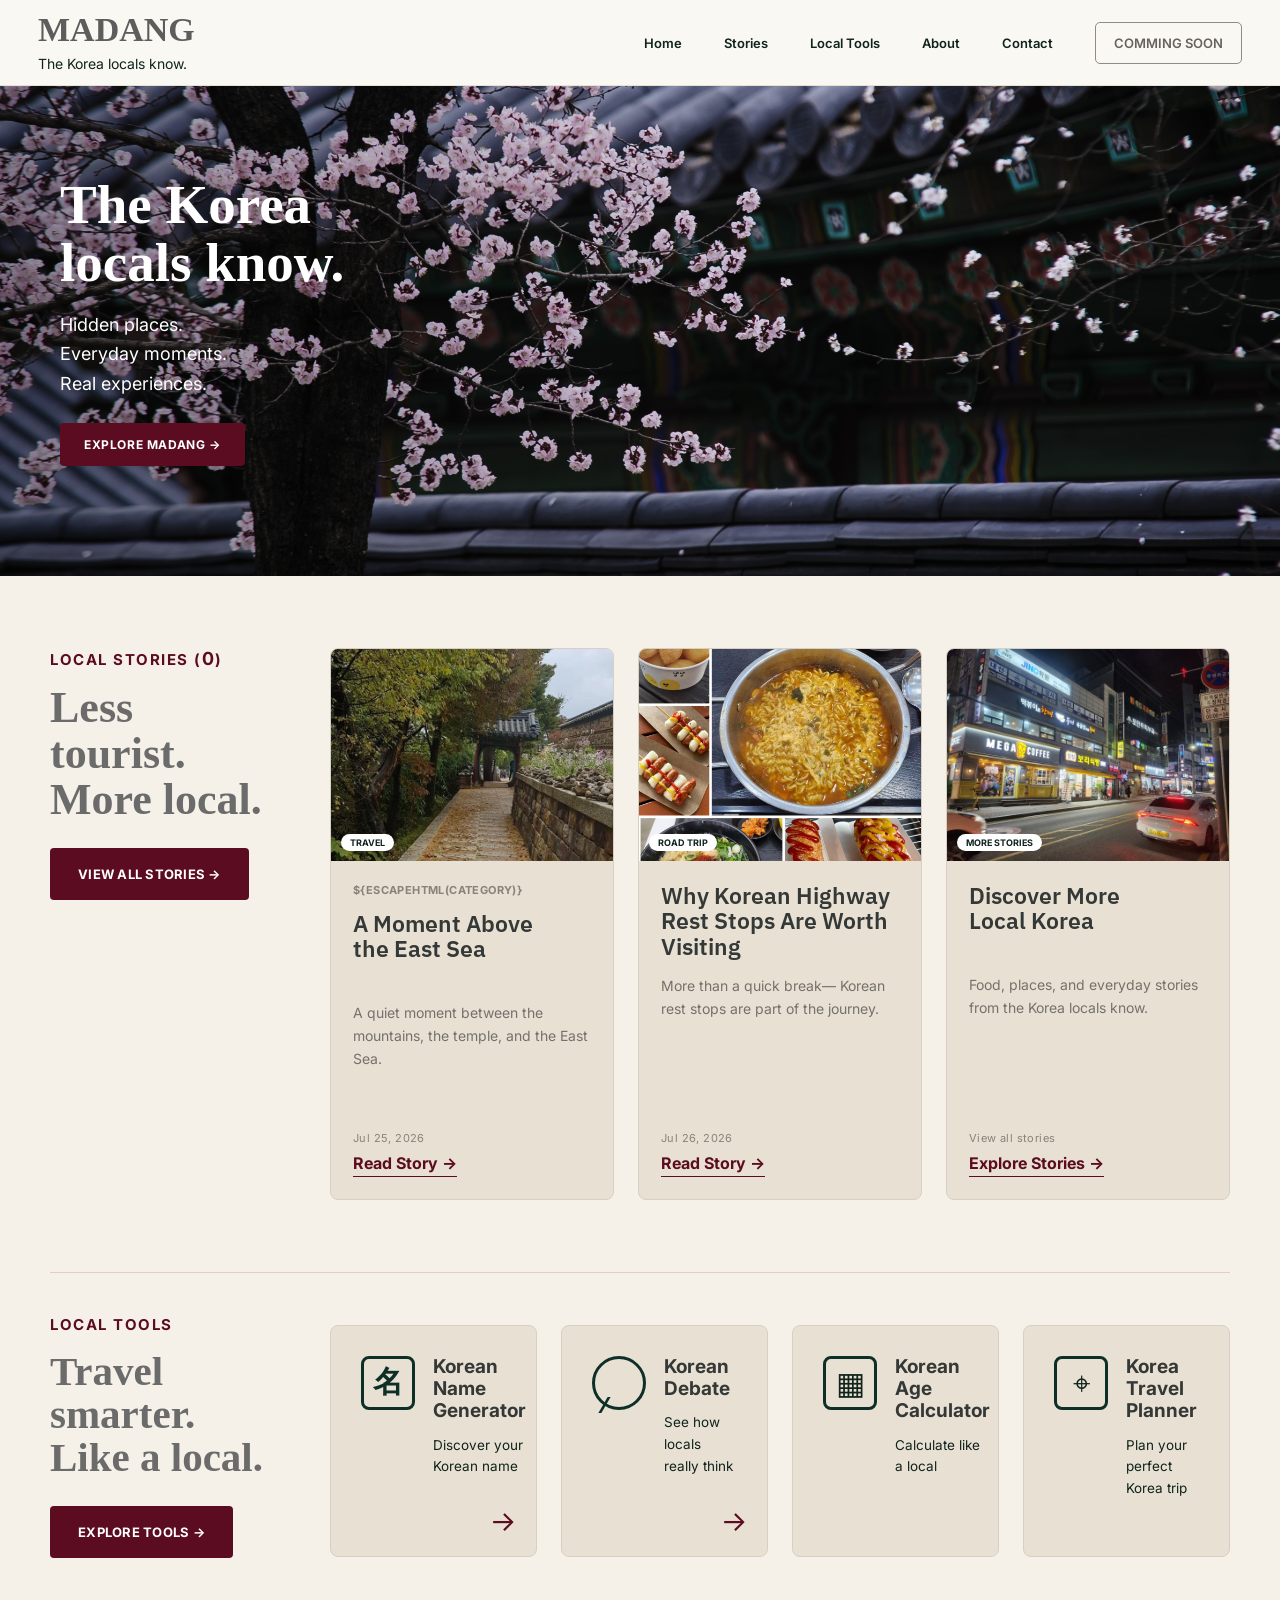
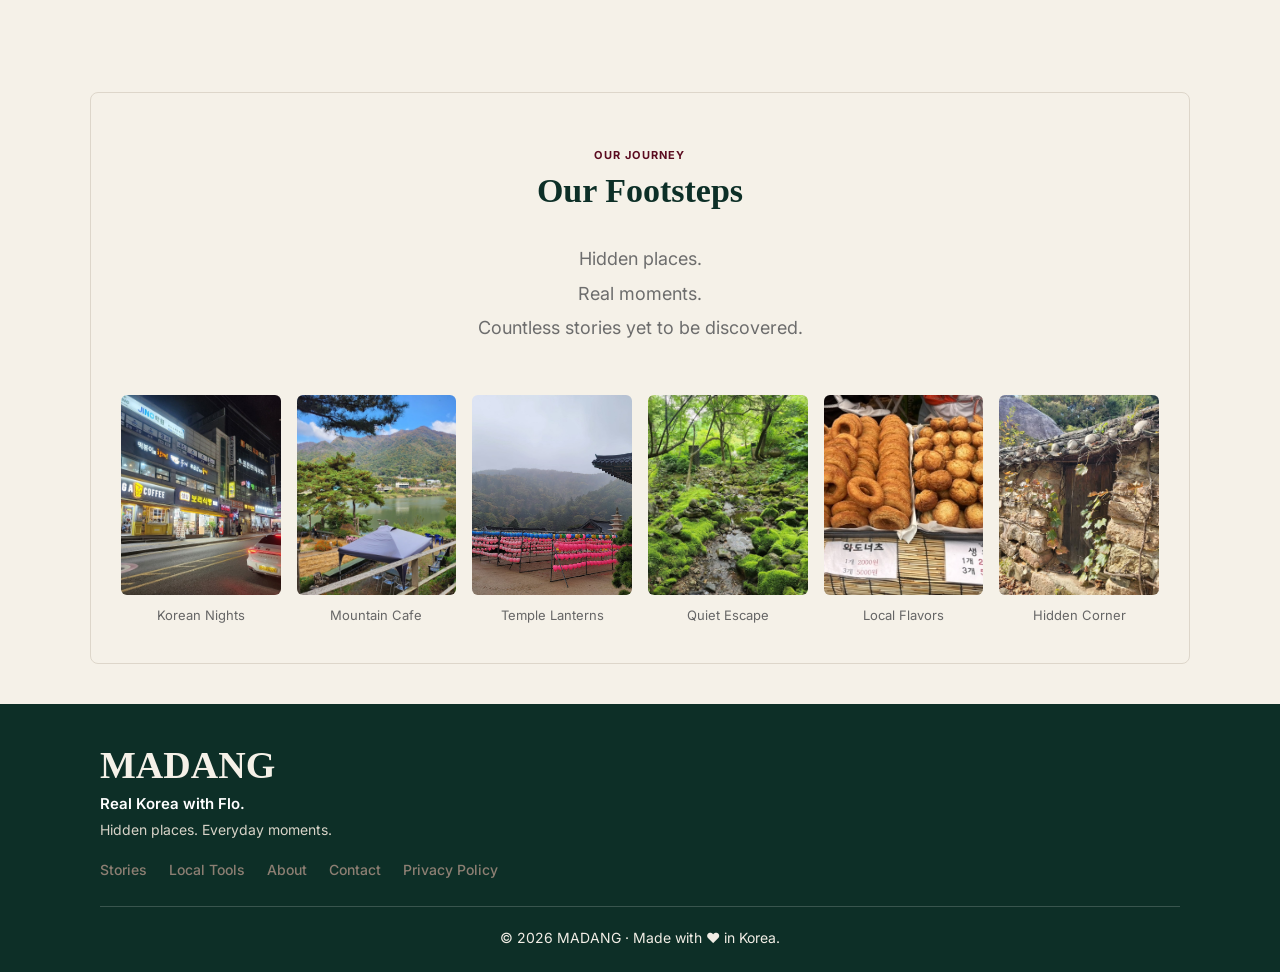
<file: index.html>
<!doctype html>
<html lang="en">
<head>
  <meta charset="utf-8">
  <meta name="viewport" content="width=device-width, initial-scale=1">
  <title>MADANG — The Korea locals know.</title>
  <meta name="description" content="Hidden places, everyday moments, real experiences in Korea.">
  <link rel="preconnect" href="https://fonts.googleapis.com">
  <link rel="preconnect" href="https://fonts.gstatic.com" crossorigin>
 <link href="https://fonts.googleapis.com/css2?family=IBM+Plex+Sans:wght@400;500;600;700&family=Inter:wght@400;500;600;700&display=swap" rel="stylesheet">
  <link rel="stylesheet" href="style.css">
</head>
<body>
<header class="site-header">
  <a class="brand" href="#home"><strong>MADANG</strong><span>The Korea locals know.</span></a>
  <button class="menu-toggle" aria-label="Open menu">☰</button>
  <nav class="nav">
    <a class="active" href="#home">Home</a>
    <a href="stories.html">Stories</a>
    <a href="#tools">Local Tools</a>
<a href="about.html">About</a>
<a href="contact.html">Contact</a>
    <a class="soon-outline" href="#soon">COMMING SOON</a>
  </nav>
</header>

<main>
<section id="home" class="hero">
  <div class="overlay"></div>
  <div class="hero-copy">
    <h1>The Korea<br>locals know.</h1>
    <p>Hidden places.<br>Everyday moments.<br>Real experiences.</p>
    <a class="button" href="#tools">EXPLORE MADANG →</a>
  </div>
</section>

<section id="stories" class="stories">
  <div class="stories-copy">
<span class="eyebrow">LOCAL STORIES (<span id="story-count" class="story-count">0</span>)</span>

<h2>
Less tourist.<br>
More local.
</h2>
    <a class="button" href="stories.html">VIEW ALL STORIES →</a>
  </div>

  <div class="story-grid" id="home-blog-feed" data-blog-feed="home">

  <article class="story-card">
    <div class="story-img">
      <img src="assets/naksansa-east-sea.jpg" alt="A temple above the East Sea">
      <span>TRAVEL</span>
    </div>

    <div class="story-body">
      <small class="story-category">${escapeHtml(category)}</small>
      <h3>A Moment Above<br>the East Sea</h3>

      <p>
        A quiet moment between the mountains,
        the temple, and the East Sea.
      </p>

      <small>Jul 25, 2026</small>

      <a class="home-story-link"
         href="https://realkoreawithflo.blogspot.com/2026/07/a-moment-above-east-sea.html"
         target="_blank"
         rel="noopener noreferrer">
        Read Story →
      </a>
    </div>
  </article>


  <article class="story-card">
    <div class="story-img">
      <img src="assets/korean-rest-stop.jpg" alt="Korean highway rest stop food">
      <span>ROAD TRIP</span>
    </div>

    <div class="story-body">
      <h3>Why Korean Highway<br>Rest Stops Are Worth Visiting</h3>

      <p>
        More than a quick break—
        Korean rest stops are part of the journey.
      </p>

      <small>Jul 26, 2026</small>

      <a class="home-story-link"
         href="https://realkoreawithflo.blogspot.com/2026/07/why-korean-highway-rest-stops-are-worth.html"
         target="_blank"
         rel="noopener noreferrer">
        Read Story →
      </a>
    </div>
  </article>


  <article class="story-card">
    <div class="story-img">
      <img src="assets/korean-nights.jpeg" alt="A Korean street at night">
      <span>MORE STORIES</span>
    </div>

    <div class="story-body">
      <h3>Discover More<br>Local Korea</h3>

      <p>
        Food, places, and everyday stories
        from the Korea locals know.
      </p>

      <small>View all stories</small>

      <a class="home-story-link" href="stories.html">
        Explore Stories →
      </a>
    </div>
  </article>

</div>



  </div>
</section>

<section id="tools" class="section">
  <div class="section-title">
    <span class="eyebrow">LOCAL TOOLS</span>
    <h2>Travel smarter.<br>Like a local.</h2>
    <a class="button tools-button" href="#tools">EXPLORE TOOLS →</a>
  </div>

  <div class="tool-grid">
    <article class="tool-card">
   <div class="name-symbol">名</div>
      <div><h3>Korean Name<br>Generator</h3><p>Discover your<br>Korean name</p></div>
      <a class="arrow"
   href="korean-name/"
   target="_blank"
   rel="noopener noreferrer">→</a>
    </article>

    <article class="tool-card">
      <div class="speech"></div>
      <div><h3>Korean<br>Debate</h3><p>See how locals<br>really think</p></div>
     <a class="arrow" href="korean-debate/" target="_blank" rel="noopener noreferrer">→</a> 
    </article>

    <article class="tool-card">
      <div class="symbol">▦</div>
      <div><h3>Korean Age<br>Calculator</h3><p>Calculate like<br>a local</p></div>
     
    </article>

    <article class="tool-card">
      <div class="symbol">⌖</div>
      <div><h3>Korea Travel<br>Planner</h3><p>Plan your perfect<br>Korea trip</p></div>
      
    </article>
  </div>
</section>





<section class="footsteps">

    <div class="footsteps-title">
        <span class="eyebrow">OUR JOURNEY</span>

        <h2>Our Footsteps</h2>

       <p class="footsteps-desc">
    Hidden places.<br>
    Real moments.<br>
    Countless stories yet to be discovered.
</p>
    </div>

    <div class="footsteps-grid">

   <div class="footstep">
    <img src="assets/korean-nights.jpeg" alt="Korean Nights">
    <span>Korean Nights</span>
</div>

<div class="footstep">
    <img src="assets/mountain-cafe.jpeg" alt="Mountain Cafe">
    <span>Mountain Cafe</span>
</div>

<div class="footstep">
    <img src="assets/temple-lanterns.jpg" alt="Temple Lanterns">
    <span>Temple Lanterns</span>
</div>

<div class="footstep">
    <img src="assets/quiet-escape.png" alt="Quiet Escape">
    <span>Quiet Escape</span>
</div>

<div class="footstep">
    <img src="assets/local-flavors.jpg" alt="Local Flavors">
    <span>Local Flavors</span>
</div>

<div class="footstep">
    <img src="assets/hidden-corner.jpg" alt="Hidden Corner">
    <span>Hidden Corner</span>
</div> 
    </div>

</section>

</main>



<script src="script.js"></script>

<footer class="site-footer">

    <div class="footer-inner">

        <div class="footer-brand">
            <h3>MADANG</h3>
            <p>Real Korea with Flo.</p>
            <small>Hidden places. Everyday moments.</small>
        </div>

        <div class="footer-links">
            <a href="stories.html">Stories</a>
            <a href="index.html#tools">Local Tools</a>
            <a href="about.html">About</a>
            <a href="contact.html">Contact</a>
            <a href="privacy.html">Privacy Policy</a>
        </div>

    </div>

    <div class="footer-bottom">
        © 2026 MADANG · Made with ❤ in Korea.
    </div>

</footer>
</body>
</html>
</file>
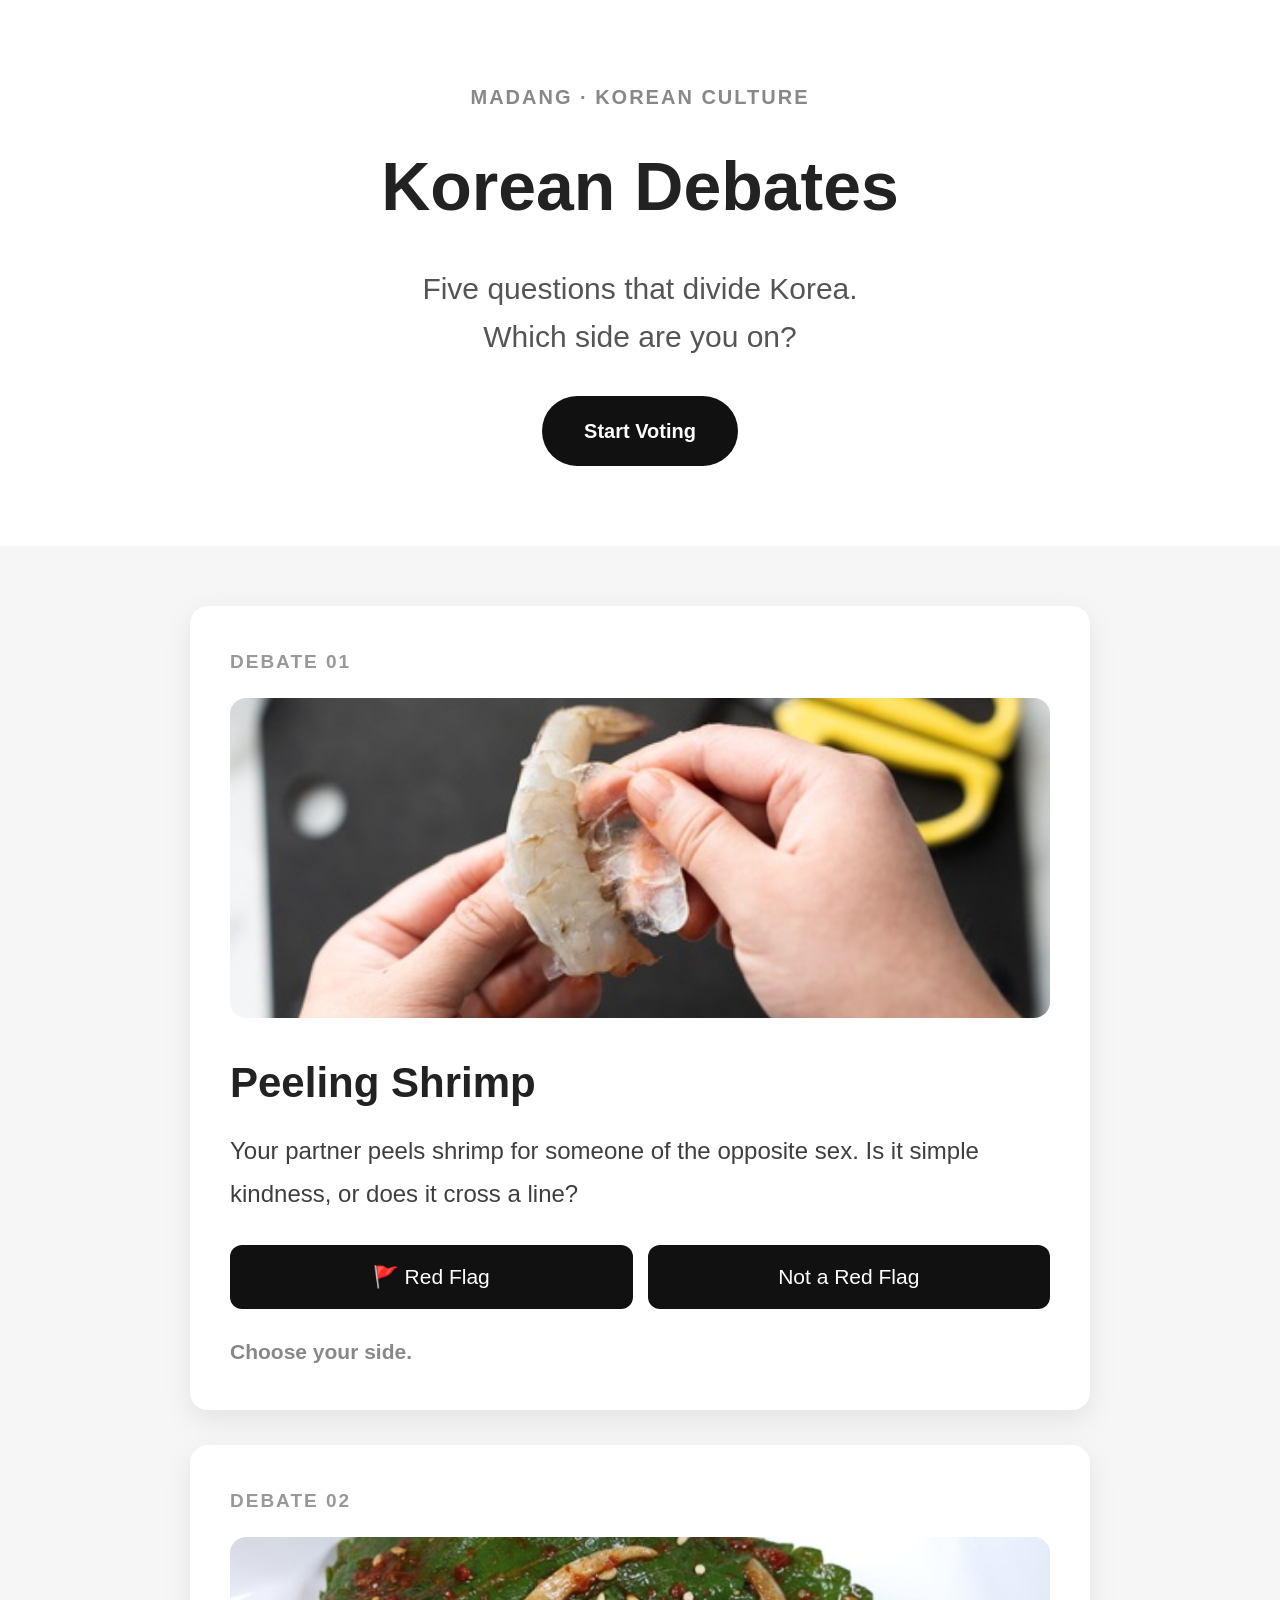
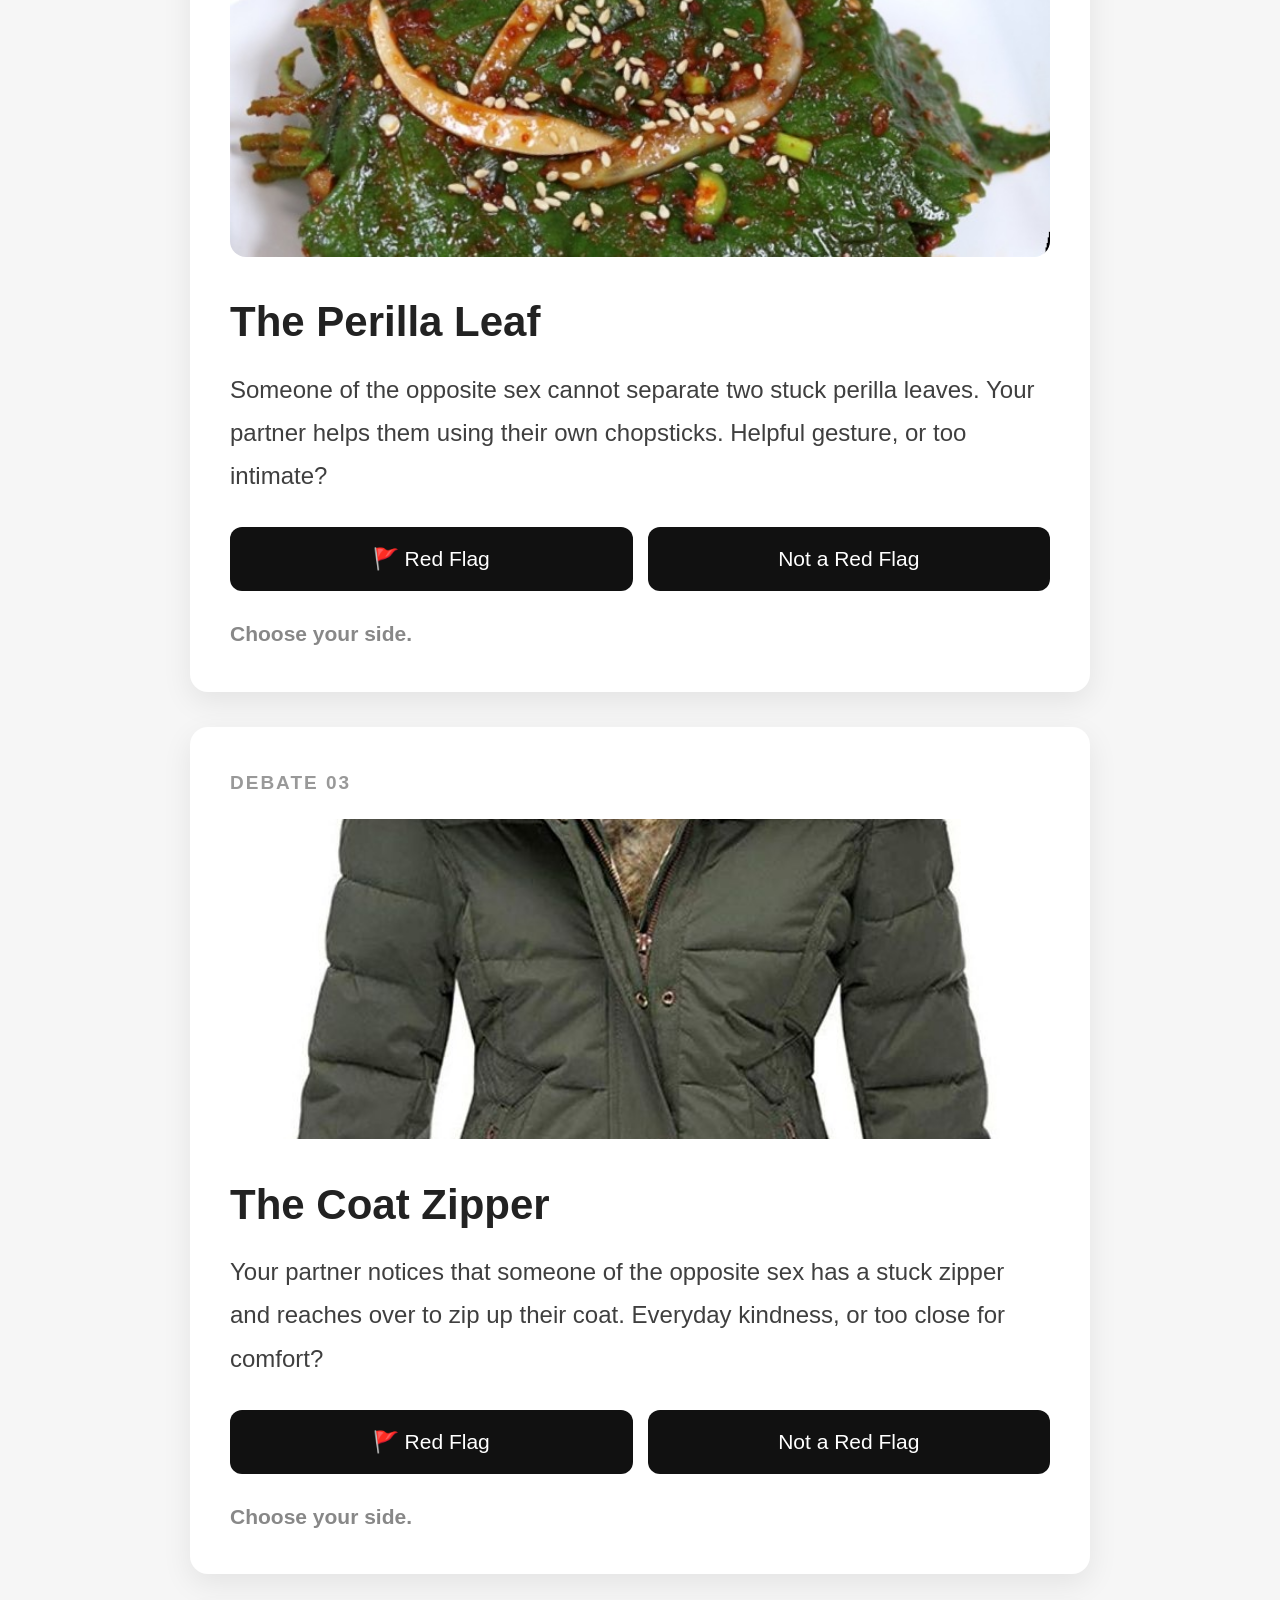
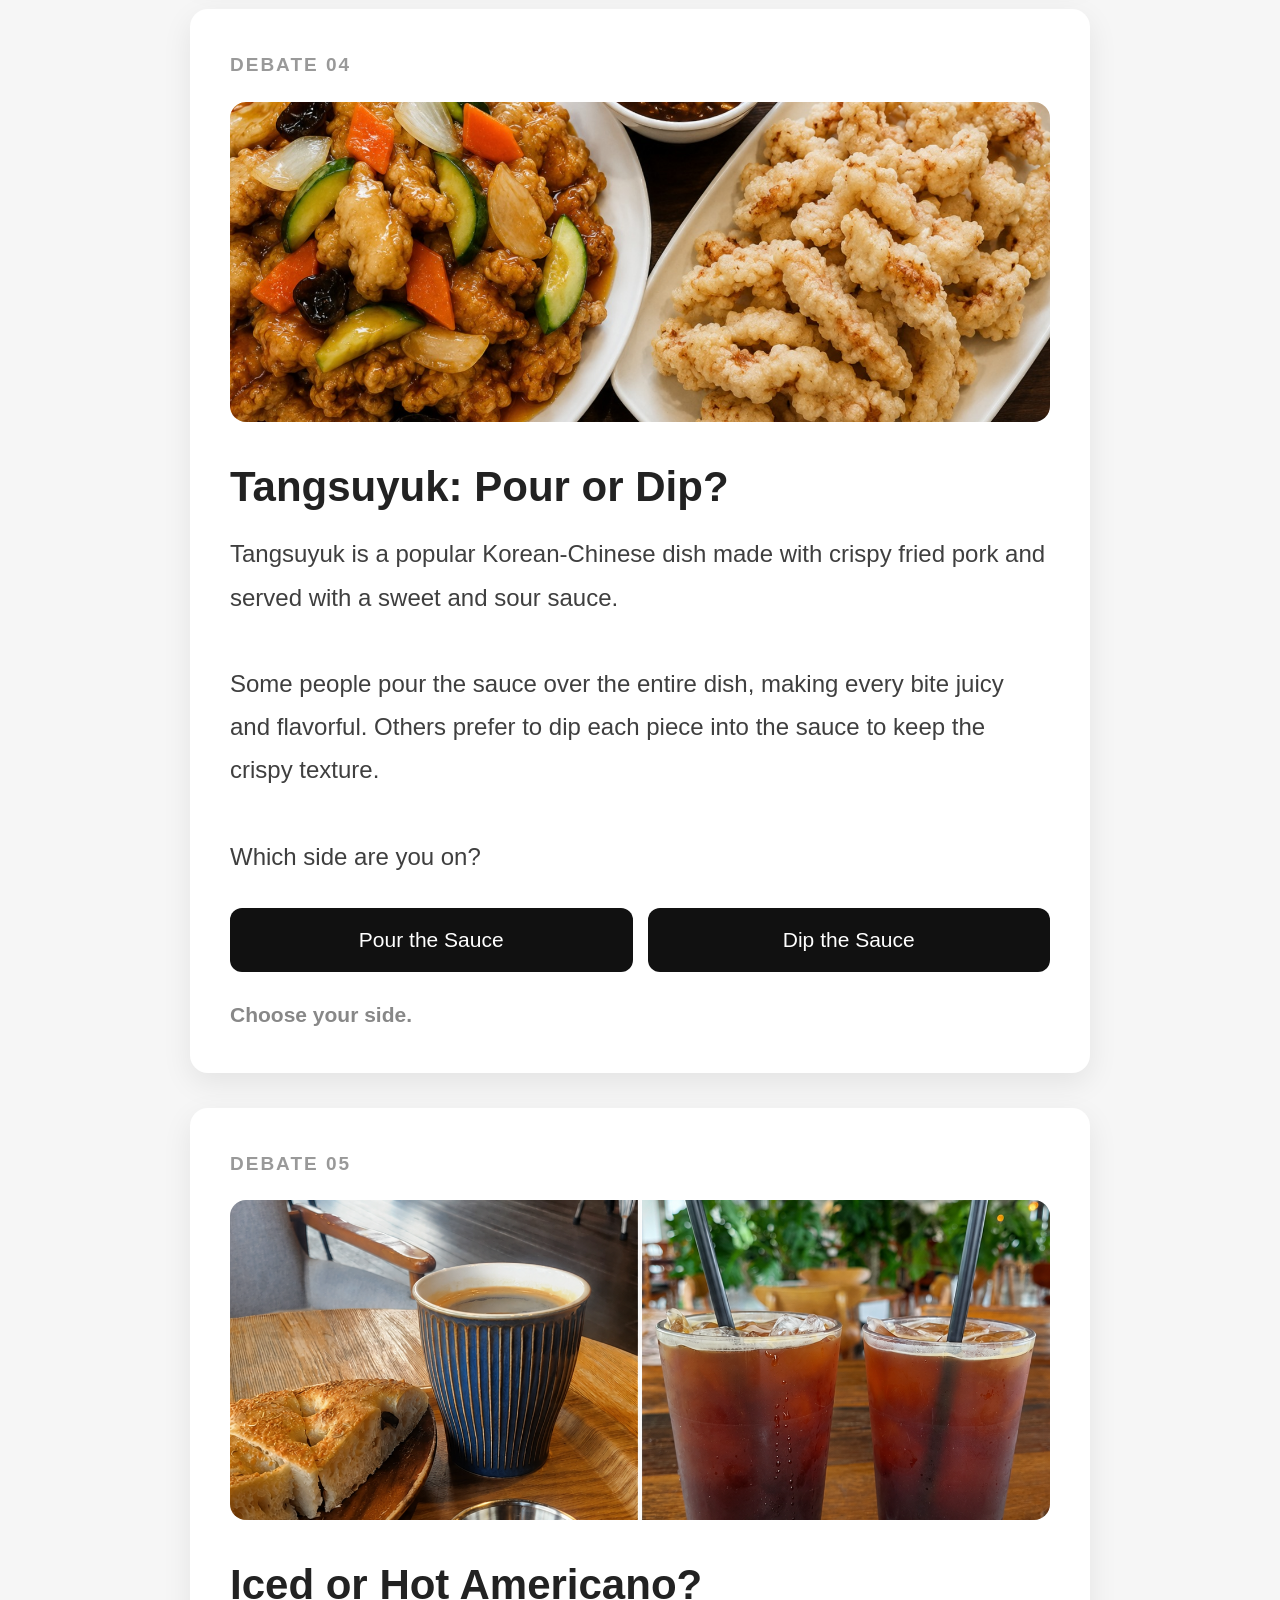
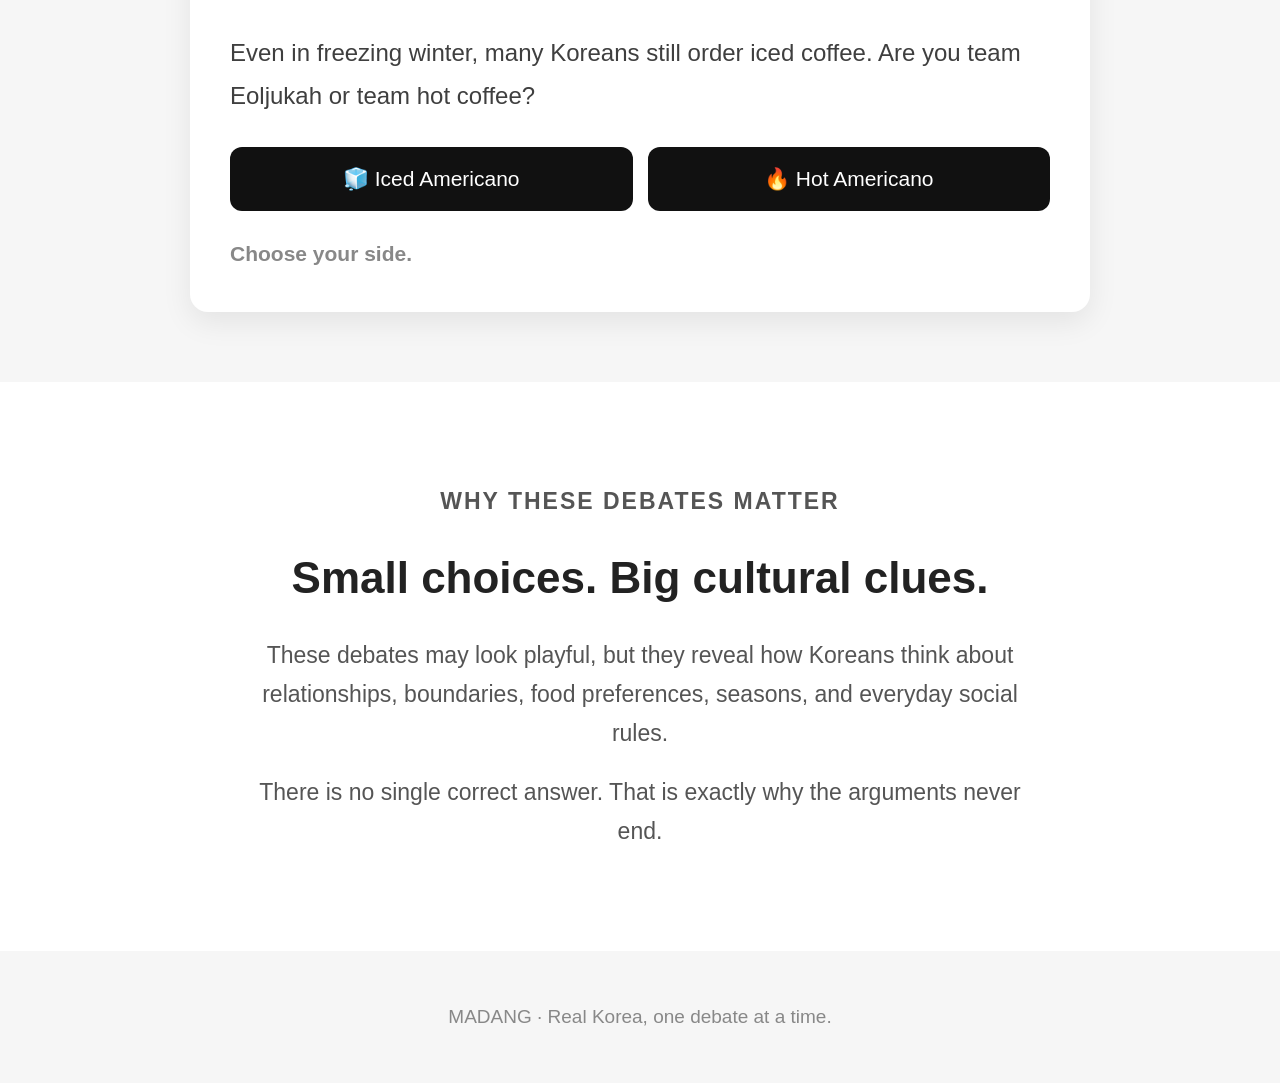
<file: korean-debate/index.html>
<!DOCTYPE html>
<html lang="en">
<head>
  <meta charset="UTF-8" />
  <meta name="viewport" content="width=device-width, initial-scale=1.0" />

  <title>Korean Debates | Which Side Are You On?</title>

  <link rel="stylesheet" href="style.css" />
</head>

<body>

  <header class="hero">
    <p class="eyebrow">MADANG · KOREAN CULTURE</p>

    <h1>Korean Debates</h1>

    <p class="hero-subtitle">
      Five questions that divide Korea.
      <br />
      Which side are you on?
    </p>

    <a href="#debates" class="start-button">
      Start Voting
    </a>
  </header>


  <main id="debates" class="debate-container">

    <!-- Debate 1 -->
    <section class="debate-card">
      <div class="debate-number">DEBATE 01</div>

      <img src="images/shrimp.jpg" class="debate-image" alt="Shrimp Debate">

      <h2>Peeling Shrimp</h2>

      <p class="debate-question">
        Your partner peels shrimp for someone of the opposite sex.
        Is it simple kindness, or does it cross a line?
      </p>

      <div class="vote-buttons">
        <button class="vote-button" data-debate="shrimp" data-choice="red-flag">
          🚩 Red Flag
        </button>

        <button class="vote-button" data-debate="shrimp" data-choice="not-red-flag">
          Not a Red Flag
        </button>
      </div>

      <p class="vote-result" id="shrimp-result">
        Choose your side.
      </p>
    </section>


    <!-- Debate 2 -->
    <section class="debate-card">
      <div class="debate-number">DEBATE 02</div>

<img src="images/perilla.jpg" class="debate-image" alt="Perilla Debate">

      <h2>The Perilla Leaf</h2>

      <p class="debate-question">
        Someone of the opposite sex cannot separate two stuck perilla leaves.

Your partner helps them using their own chopsticks.

Helpful gesture, or too intimate?
      </p>

      <div class="vote-buttons">
        <button class="vote-button" data-debate="perilla" data-choice="red-flag">
          🚩 Red Flag
        </button>

        <button class="vote-button" data-debate="perilla" data-choice="not-red-flag">
          Not a Red Flag
        </button>
      </div>

      <p class="vote-result" id="perilla-result">
        Choose your side.
      </p>
    </section>


    <!-- Debate 3 -->
    <section class="debate-card">
      <div class="debate-number">DEBATE 03</div>

      <img src="images/coat.jpg" class="debate-image" alt="Coat Debate">

      <h2>The Coat Zipper</h2>

      <p class="debate-question">
        Your partner notices that someone of the opposite sex has a stuck zipper
and reaches over to zip up their coat.

Everyday kindness, or too close for comfort?
      </p>

      <div class="vote-buttons">
        <button class="vote-button" data-debate="zipper" data-choice="red-flag">
          🚩 Red Flag
        </button>

        <button class="vote-button" data-debate="zipper" data-choice="not-red-flag">
          Not a Red Flag
        </button>
      </div>

      <p class="vote-result" id="zipper-result">
        Choose your side.
      </p>
    </section>


    <!-- Debate 4 -->   
<section class="debate-card">
    <div class="debate-number">DEBATE 04</div>

    <img src="images/tangsuyuk.jpg" class="debate-image" alt="Tangsuyuk">

    <h2>Tangsuyuk: Pour or Dip?</h2>

    <p class="debate-question">
        Tangsuyuk is a popular Korean-Chinese dish made with crispy fried pork
        and served with a sweet and sour sauce.
        <br><br>
        Some people pour the sauce over the entire dish, making every bite juicy
        and flavorful.
        Others prefer to dip each piece into the sauce to keep the crispy texture.
        <br><br>
        Which side are you on?
    </p>

    <div class="vote-buttons">
        <button class="vote-button"
                data-debate="tangsuyuk"
                data-choice="pour">
            Pour the Sauce
        </button>

        <button class="vote-button"
                data-debate="tangsuyuk"
                data-choice="dip">
            Dip the Sauce
        </button>
    </div>

    <p class="vote-result" id="tangsuyuk-result">
        Choose your side.
    </p>
</section>

    <!-- Debate 5 -->
    <section class="debate-card">
      <div class="debate-number">DEBATE 05</div>

      <img src="images/coffee.png" class="debate-image" alt="Hot vs Iced Americano">

      <h2>Iced or Hot Americano?</h2>

      <p class="debate-question">
        Even in freezing winter, many Koreans still order iced coffee.
        Are you team Eoljukah or team hot coffee?
      </p>

      <div class="vote-buttons">
        <button class="vote-button" data-debate="coffee" data-choice="iced">
          🧊 Iced Americano
        </button>

        <button class="vote-button" data-debate="coffee" data-choice="hot">
          🔥 Hot Americano
        </button>
      </div>

      <p class="vote-result" id="coffee-result">
        Choose your side.
      </p>
    </section>

  </main>


  <section class="culture-section">
    <p class="eyebrow">WHY THESE DEBATES MATTER</p>

    <h2>Small choices. Big cultural clues.</h2>

    <p>
      These debates may look playful, but they reveal how Koreans think
      about relationships, boundaries, food preferences, seasons,
      and everyday social rules.
    </p>

    <p>
      There is no single correct answer.
      That is exactly why the arguments never end.
    </p>
  </section>


  <footer class="footer">
    <p>MADANG · Real Korea, one debate at a time.</p>
  </footer>


  <script src="script.js"></script>

</body>
</html>
</file>
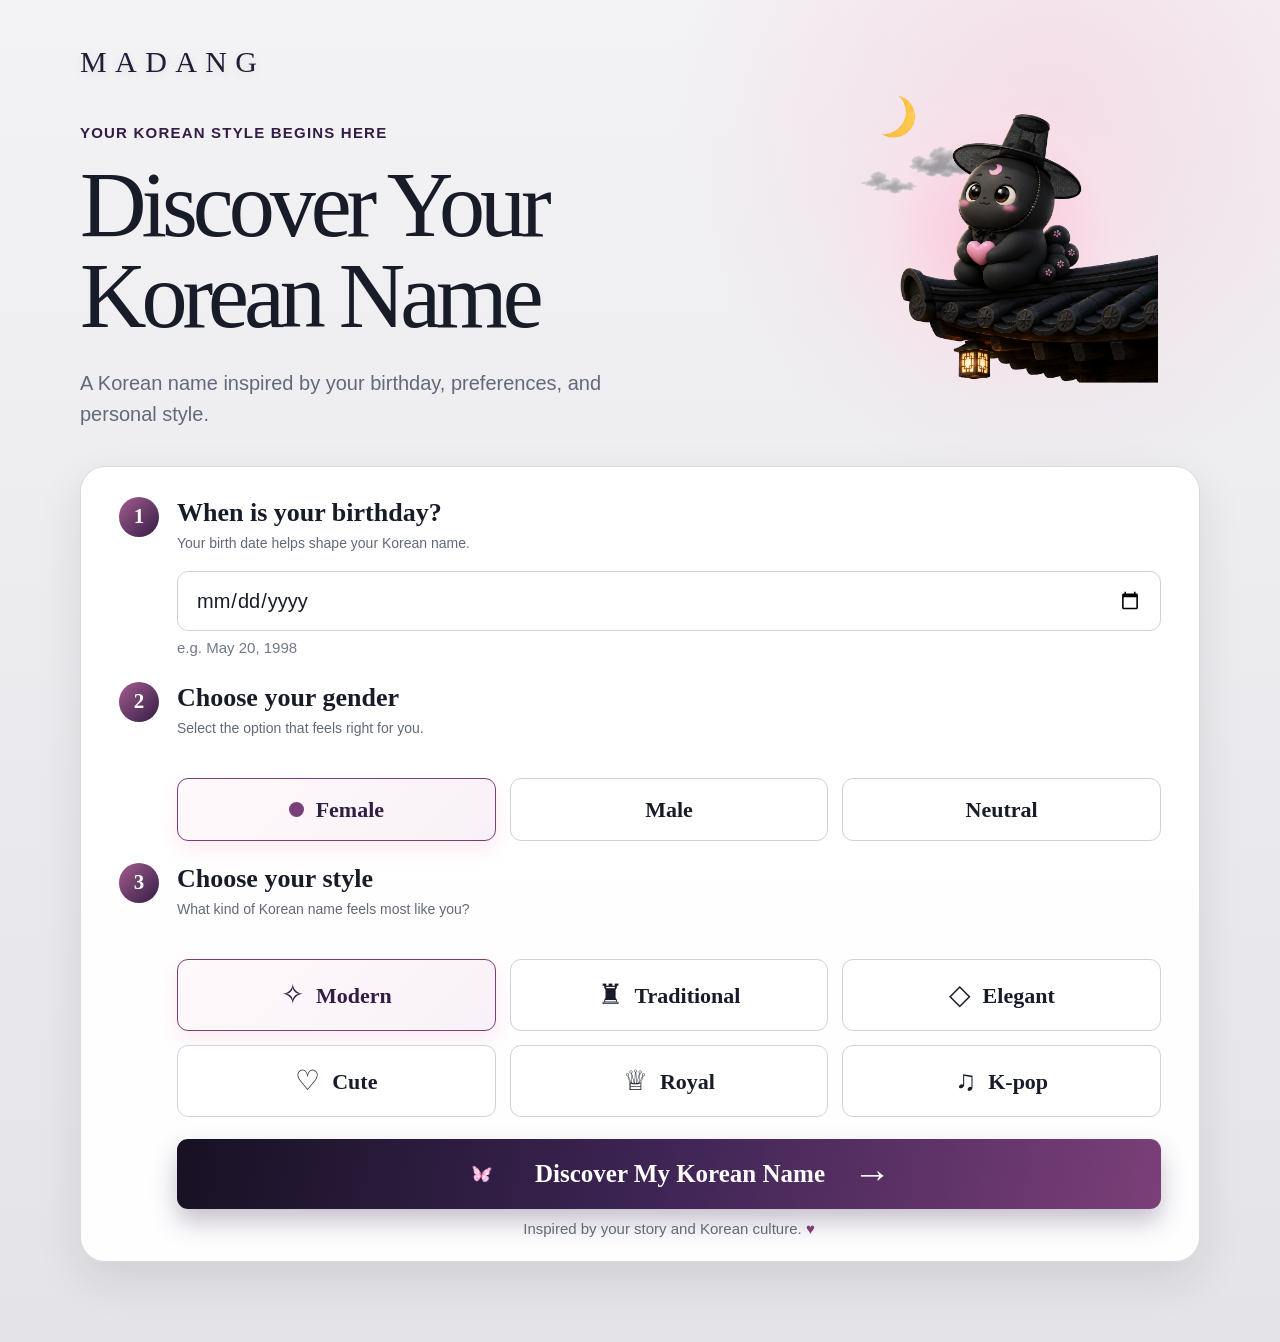
<file: korean-name/index.html>
<!DOCTYPE html>
<html lang="en">
<head>
  <meta charset="UTF-8">

  <meta
    name="viewport"
    content="width=device-width, initial-scale=1.0"
  >

  <meta
    name="description"
    content="Discover a Korean name inspired by your birthday, story, and personal style."
  >

  <title>Discover Your Korean Name | MADANG</title>

  <link rel="stylesheet" href="style.css">
</head>

<body>

  <main class="page">

    <!-- 상단 소개 -->
    <section class="hero">

      <div class="hero-content">

        <!-- 로고는 이미지가 아니라 글자로 표시 -->
        <p class="brand-logo">MADANG</p>

        <p class="eyebrow">
          YOUR KOREAN STYLE BEGINS HERE
        </p>

        <h1>
          Discover Your
          <span>Korean Name</span>
        </h1>

        <p class="hero-description">
          A Korean name inspired by your birthday,
          preferences, and personal style.
        </p>

      </div>

      <div class="hero-mascot">
        <div class="mascot-glow"></div>

        <img
          src="images/meokgu-main.png"
          alt="Meokgureumkong, the MADANG mascot"
        >
        
      </div>

    </section>


    <!-- 입력 카드 -->
    <form id="nameForm" class="generator-card">

      <!-- 생년월일 -->
      <fieldset class="form-section">

        <legend>
          <span class="step-number">1</span>

          <span class="legend-copy">
            <strong>When is your birthday?</strong>

            <small>
              Your birth date helps shape your Korean name.
            </small>
          </span>
        </legend>

        <div class="birthday-area">

          <input
            type="date"
            id="birthday"
            name="birthday"
            class="date-input"
            required
          >

          <p class="date-example">
            e.g. May 20, 1998
          </p>

        </div>

      </fieldset>


      <!-- 성별 -->
      <fieldset class="form-section">

        <legend>
          <span class="step-number">2</span>

          <span class="legend-copy">
            <strong>Choose your gender</strong>

            <small>
              Select the option that feels right for you.
            </small>
          </span>
        </legend>

        <div class="option-grid gender-options">

          <label class="choice-card">
            <input
              type="radio"
              name="gender"
              value="female"
              checked
            >

            <span>
              <span class="selected-dot"></span>
              Female
            </span>
          </label>

          <label class="choice-card">
            <input
              type="radio"
              name="gender"
              value="male"
            >

            <span>Male</span>
          </label>

          <label class="choice-card">
            <input
              type="radio"
              name="gender"
              value="neutral"
            >

            <span>Neutral</span>
          </label>

        </div>

      </fieldset>


      <!-- 이름 스타일 -->
      <fieldset class="form-section">

        <legend>
          <span class="step-number">3</span>

          <span class="legend-copy">
            <strong>Choose your style</strong>

            <small>
              What kind of Korean name feels most like you?
            </small>
          </span>
        </legend>

        <div class="option-grid style-options">

          <label class="choice-card">
            <input
              type="radio"
              name="style"
              value="modern"
              checked
            >

            <span>
              <span class="option-icon">✧</span>
              Modern
            </span>
          </label>

          <label class="choice-card">
            <input
              type="radio"
              name="style"
              value="traditional"
            >

            <span>
              <span class="option-icon">♜</span>
              Traditional
            </span>
          </label>

          <label class="choice-card">
            <input
              type="radio"
              name="style"
              value="elegant"
            >

            <span>
              <span class="option-icon">◇</span>
              Elegant
            </span>
          </label>

          <label class="choice-card">
            <input
              type="radio"
              name="style"
              value="cute"
            >

            <span>
              <span class="option-icon">♡</span>
              Cute
            </span>
          </label>

          <label class="choice-card">
            <input
              type="radio"
              name="style"
              value="royal"
            >

            <span>
              <span class="option-icon">♕</span>
              Royal
            </span>
          </label>

          <label class="choice-card">
            <input
              type="radio"
              name="style"
              value="kpop"
            >

            <span>
              <span class="option-icon">♫</span>
              K-pop
            </span>
          </label>

        </div>

      </fieldset>


      <!-- 생성 버튼 -->
      <div class="button-area">

        <button
          type="submit"
          id="generateButton"
          class="generate-button"
        >

          <img
            src="images/meokgu-button.png"
            alt=""
            class="button-mascot"
          >

          <span class="button-text">
            Discover My Korean Name
          </span>

          <span class="button-arrow" aria-hidden="true">
            →
          </span>

        </button>

        <p class="inspiration-note">
          Inspired by your story and Korean culture.
          <span>♥</span>
        </p>

      </div>

    </form>


    <!-- 이름 분석 로딩 -->
    <section id="loadingCard" class="loading-card hidden" aria-live="polite">
      <div class="seal-loader" aria-hidden="true">
        <span>名</span>
      </div>
      <p class="loading-eyebrow">MADANG IS CREATING YOUR NAME</p>
      <h2>Finding the name meant for you</h2>
      <p id="loadingStatus" class="loading-status">Reading the rhythm of your birthday…</p>
      <div class="loading-progress" aria-hidden="true">
        <span id="loadingProgressBar"></span>
      </div>
      <p id="loadingRitual" class="loading-ritual">Every Korean name carries a story.</p>
      <div class="loading-dots" aria-hidden="true"><i></i><i></i><i></i></div>
    </section>


    <!-- 결과 카드 -->
    <section
      id="resultCard"
      class="result-card hidden"
      aria-live="polite"
    >

      <div class="result-mascot-area">

        <div class="result-mascot-glow"></div>

        <img
          src="images/meokgu-result.png"
          alt="MADANG mascot"
          class="result-mascot"
        >
<span class="mascot-heart heart-one">♥</span>
<span class="mascot-heart heart-two">♥</span>
<span class="mascot-heart heart-three">♥</span>
      </div>


      <div class="result-main">

        

        <div class="name-line">

          <h2 id="koreanName">
            김서윤
          </h2>

          <p id="romanizedName" class="romanized-name">
            Kim Seo-yoon
          </p>

          <button
            type="button"
            id="pronounceButton"
            class="pronounce-button"
            aria-label="Listen to the name"
          >
            ◖))
          </button>

        </div>

        <p id="nameMeaning" class="name-meaning">
          Graceful, thoughtful, and quietly bright.
        </p>

        <div class="name-details">
          <div class="name-detail">
            <span class="detail-label">FAMILY NAME</span>
            <strong id="familyNameDetail">김 · Kim</strong>
          </div>

          <div class="name-detail">
            <span class="detail-label">GIVEN NAME</span>
            <strong id="givenNameDetail">서윤 · Seo-yoon</strong>
          </div>
        </div>

        <div class="result-actions">
          <button type="button" id="againButton" class="again-button">
            Try Another Name
          </button>
          <button type="button" id="copyButton" class="copy-button">
            Copy Name
          </button>
        </div>

      </div>


      <aside class="inspired-panel">

        <p class="inspired-heading">
          INSPIRED BY
        </p>

        <div class="inspired-item">
          <span class="inspired-icon">▣</span>
          <span id="birthdayResult">May 20, 1998</span>
        </div>

        <div class="inspired-item">
          <span class="inspired-icon">♙</span>
          <span id="genderResult">Female</span>
        </div>

        <div class="inspired-item">
          <span class="inspired-icon">✧</span>
          <span id="styleResult">Modern</span>
        </div>

      </aside>

    </section>

  </main>

  <script src="script.js"></script>

</body>
</html>
</file>
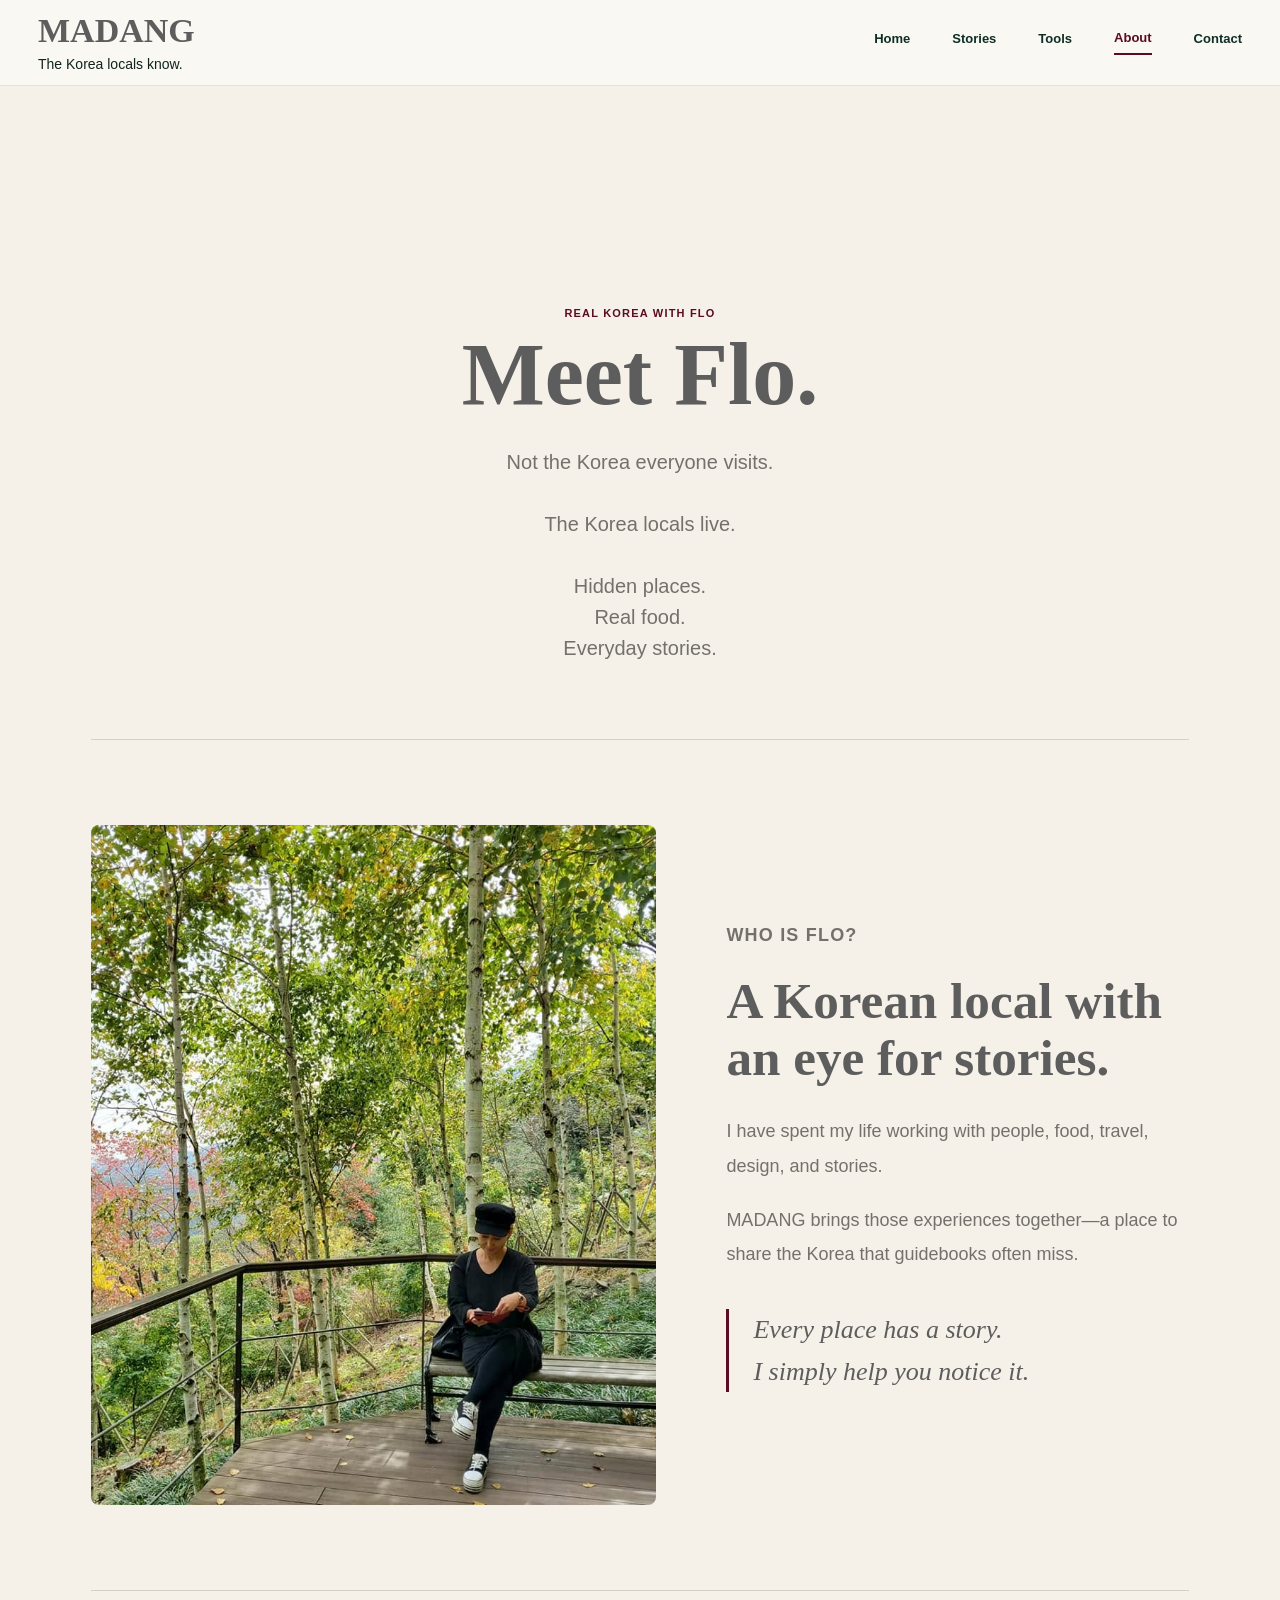
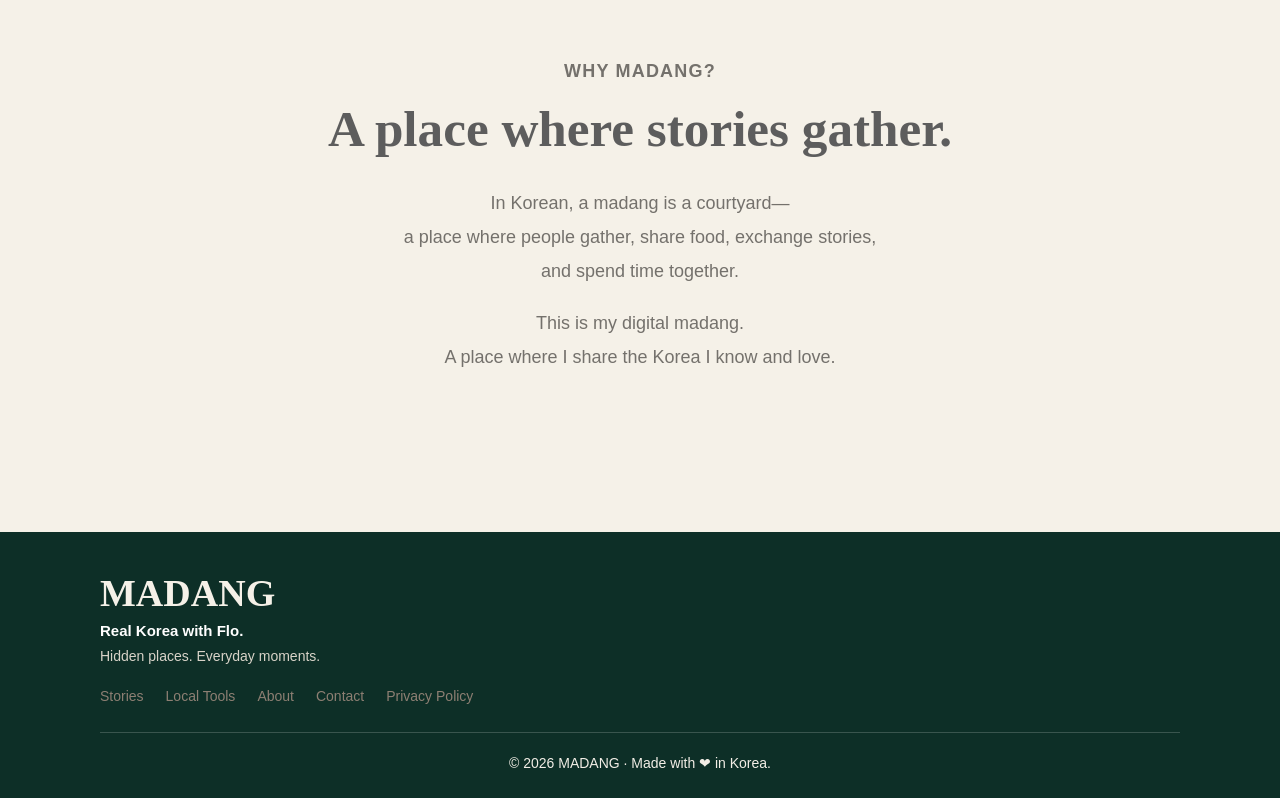
<file: about.html>
<!DOCTYPE html>
<html lang="en">

<head>

<meta charset="UTF-8">
<meta name="viewport" content="width=device-width, initial-scale=1.0">

<title>About | MADANG</title>

<link rel="stylesheet" href="style.css">

</head>

<body>

<header class="site-header">

<a class="brand" href="index.html">
<strong>MADANG</strong>
<span>The Korea locals know.</span>
</a>

<nav class="main-nav">

<a href="index.html">Home</a>
<a href="stories.html">Stories</a>
<a href="index.html#tools">Tools</a>
<a class="active" href="about.html">About</a>
<a href="contact.html">Contact</a>

</nav>

</header>
<main class="about-page">

    <section class="about-hero">
        <p class="eyebrow">REAL KOREA WITH FLO</p>
        <h1>Meet Flo.</h1>

        <p class="intro">
           Not the Korea everyone visits.<br><br>
    The Korea locals live.<br><br>
    Hidden places.<br>
    Real food.<br>
    Everyday stories.
        </p>
    </section>

    <section class="about-profile">

        <div class="about-photo">
            <img src="assets/flo-about.jpg" alt="Flo, Korean curator">
        </div>

        <div class="about-copy">
            <p class="eyebrow">WHO IS FLO?</p>

            <h2>A Korean local with an eye for stories.</h2>

            <p>
                I have spent my life working with people, food, travel,
                design, and stories.
            </p>

            <p>
                MADANG brings those experiences together—a place to share
                the Korea that guidebooks often miss.
            </p>

            <p class="about-quote">
                Every place has a story.<br>
                I simply help you notice it.
            </p>
        </div>

    </section>

    <section class="about-madang">

        <p class="eyebrow">WHY MADANG?</p>
        <h2>A place where stories gather.</h2>

     <p>
    In Korean, a madang is a courtyard—<br>
    a place where people gather, share food, exchange stories,<br>
    and spend time together.
</p>

<p>
    This is my digital madang. <br>
   A place where I share the Korea I know and love.
</p>   

    </section>

</main>

<footer class="site-footer">

    <div class="footer-inner">

        <div class="footer-brand">
            <h3>MADANG</h3>
            <p>Real Korea with Flo.</p>
            <small>Hidden places. Everyday moments.</small>
        </div>

        <div class="footer-links">
            <a href="stories.html">Stories</a>
            <a href="index.html#tools">Local Tools</a>
            <a href="about.html">About</a>
            <a href="contact.html">Contact</a>
            <a href="privacy.html">Privacy Policy</a>
        </div>

    </div>

    <div class="footer-bottom">
        © 2026 MADANG · Made with ❤ in Korea.
    </div>

</footer>

<script src="script.js"></script>

</body>

</html>
</file>
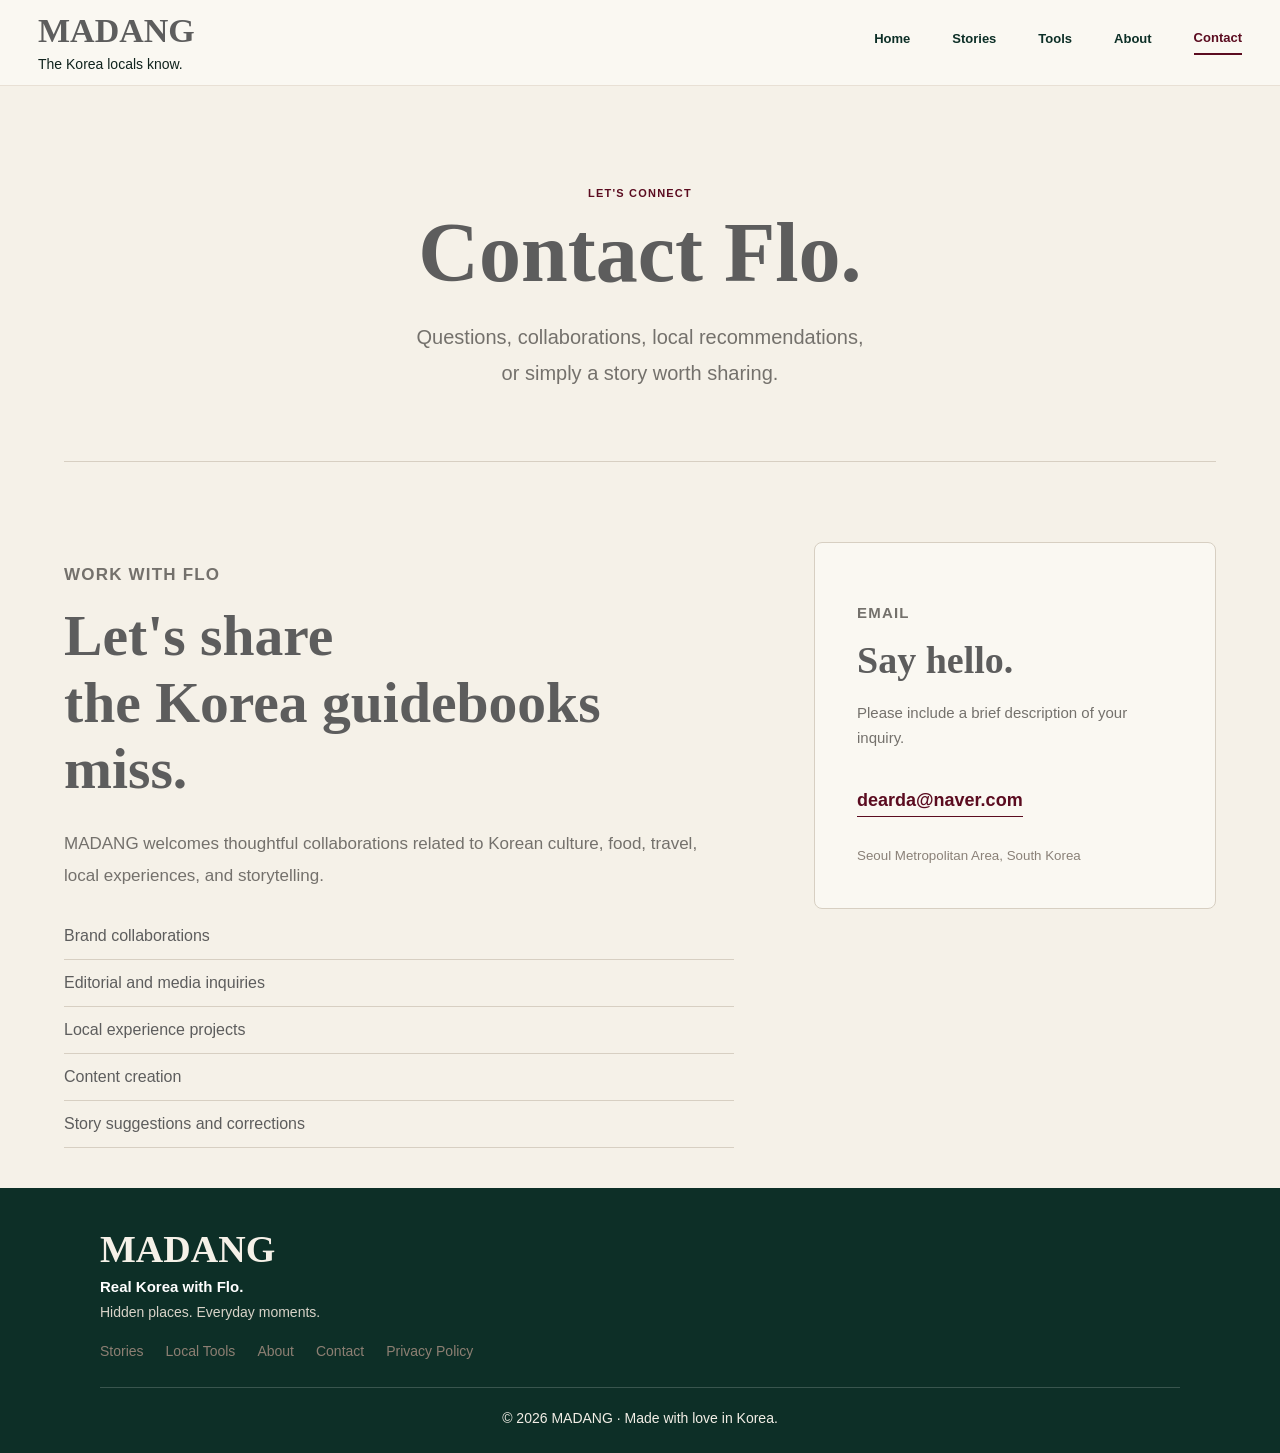
<file: contact.html>
<!DOCTYPE html>
<html lang="en">

<head>
    <meta charset="UTF-8">
    <meta name="viewport" content="width=device-width, initial-scale=1.0">

    <title>Contact | MADANG</title>

    <link rel="stylesheet" href="style.css">
</head>

<body>

<header class="site-header">
    <a class="brand" href="index.html">
        <strong>MADANG</strong>
        <span>The Korea locals know.</span>
    </a>

    <nav class="main-nav">
        <a href="index.html">Home</a>
        <a href="stories.html">Stories</a>
        <a href="index.html#tools">Tools</a>
        <a href="about.html">About</a>
        <a class="active" href="contact.html">Contact</a>
    </nav>
</header>

<main class="contact-page">

    <section class="contact-hero">
        <p class="eyebrow">LET'S CONNECT</p>
        <h1>Contact Flo.</h1>

        <p class="intro">
            Questions, collaborations, local recommendations,<br>
            or simply a story worth sharing.
        </p>
    </section>

    <section class="contact-content">

        <div class="contact-copy">
            <p class="eyebrow">WORK WITH FLO</p>

            <h2>Let's share<br> the Korea guidebooks miss.</h2>

            <p>
                MADANG welcomes thoughtful collaborations related to Korean
                culture, food, travel, local experiences, and storytelling.
            </p>

            <div class="contact-list">
                <span>Brand collaborations</span>
                <span>Editorial and media inquiries</span>
                <span>Local experience projects</span>
                <span>Content creation</span>
                <span>Story suggestions and corrections</span>
            </div>
        </div>

        <div class="contact-card">
            <p class="eyebrow">EMAIL</p>
            <h3>Say hello.</h3>

            <p>
                Please include a brief description of your inquiry.
            </p>

            <a href="mailto:dearda@naver.com">
              dearda@naver.com
            </a>

            <small>Seoul Metropolitan Area, South Korea</small>
        </div>

    </section>

</main>

<footer class="site-footer">

    <div class="footer-inner">

        <div class="footer-brand">
            <h3>MADANG</h3>
            <p>Real Korea with Flo.</p>
            <small>Hidden places. Everyday moments.</small>
        </div>

        <div class="footer-links">
            <a href="stories.html">Stories</a>
            <a href="index.html#tools">Local Tools</a>
            <a href="about.html">About</a>
            <a href="contact.html">Contact</a>
            <a href="privacy.html">Privacy Policy</a>
        </div>

    </div>

    <div class="footer-bottom">
        © 2026 MADANG · Made with love in Korea.
    </div>

</footer>

</body>
</html>
</file>
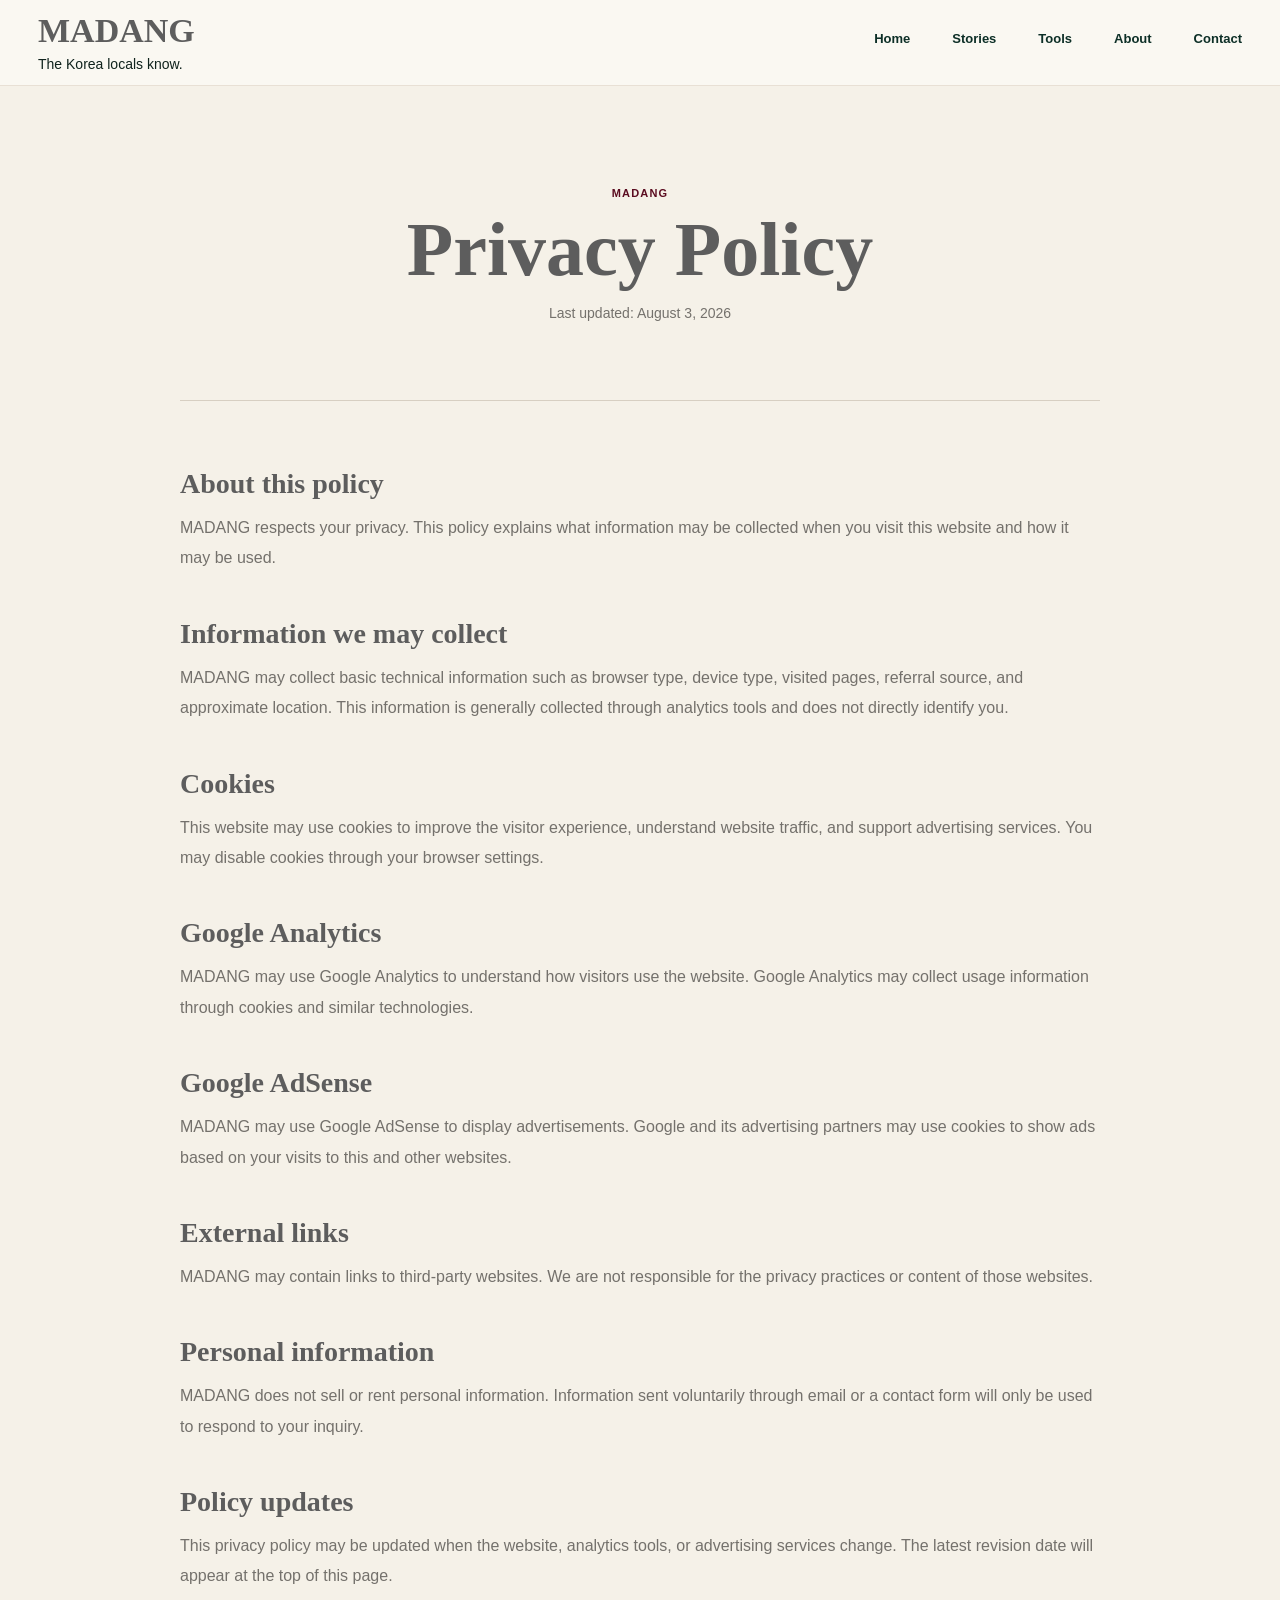
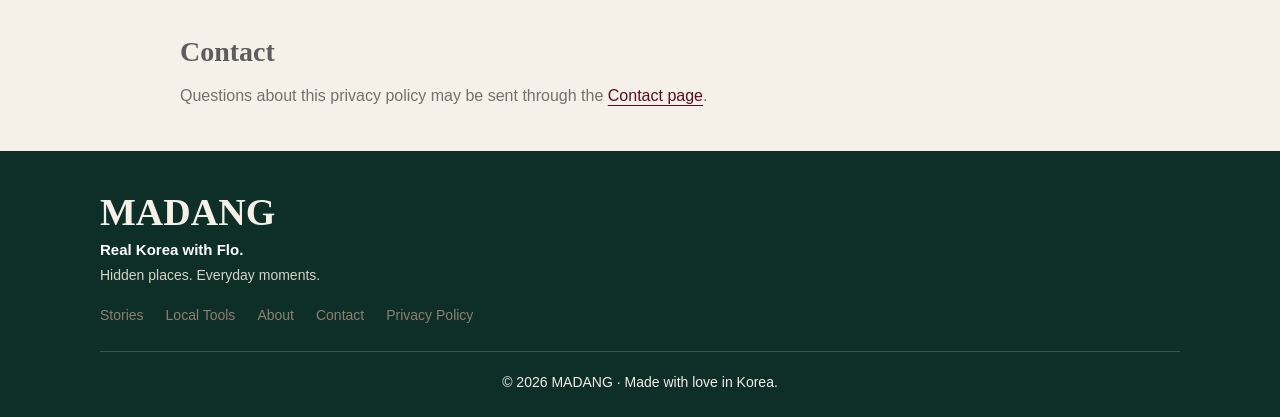
<file: privacy.html>
<!DOCTYPE html>
<html lang="en">

<head>
    <meta charset="UTF-8">
    <meta name="viewport" content="width=device-width, initial-scale=1.0">

    <title>Privacy Policy | MADANG</title>

    <link rel="stylesheet" href="style.css">
</head>

<body>

<header class="site-header">
    <a class="brand" href="index.html">
        <strong>MADANG</strong>
        <span>The Korea locals know.</span>
    </a>

    <nav class="main-nav">
        <a href="index.html">Home</a>
        <a href="stories.html">Stories</a>
        <a href="index.html#tools">Tools</a>
        <a href="about.html">About</a>
        <a href="contact.html">Contact</a>
    </nav>
</header>

<main class="legal-page">

    <section class="legal-hero">
        <p class="eyebrow">MADANG</p>
        <h1>Privacy Policy</h1>
        <p>Last updated: August 3, 2026</p>
    </section>

    <article class="legal-content">

        <h2>About this policy</h2>
        <p>
            MADANG respects your privacy. This policy explains what information
            may be collected when you visit this website and how it may be used.
        </p>

        <h2>Information we may collect</h2>
        <p>
            MADANG may collect basic technical information such as browser type,
            device type, visited pages, referral source, and approximate location.
            This information is generally collected through analytics tools and
            does not directly identify you.
        </p>

        <h2>Cookies</h2>
        <p>
            This website may use cookies to improve the visitor experience,
            understand website traffic, and support advertising services.
            You may disable cookies through your browser settings.
        </p>

        <h2>Google Analytics</h2>
        <p>
            MADANG may use Google Analytics to understand how visitors use the
            website. Google Analytics may collect usage information through
            cookies and similar technologies.
        </p>

        <h2>Google AdSense</h2>
        <p>
            MADANG may use Google AdSense to display advertisements. Google and
            its advertising partners may use cookies to show ads based on your
            visits to this and other websites.
        </p>

        <h2>External links</h2>
        <p>
            MADANG may contain links to third-party websites. We are not
            responsible for the privacy practices or content of those websites.
        </p>

        <h2>Personal information</h2>
        <p>
            MADANG does not sell or rent personal information. Information sent
            voluntarily through email or a contact form will only be used to
            respond to your inquiry.
        </p>

        <h2>Policy updates</h2>
        <p>
            This privacy policy may be updated when the website, analytics tools,
            or advertising services change. The latest revision date will appear
            at the top of this page.
        </p>

        <h2>Contact</h2>
        <p>
            Questions about this privacy policy may be sent through the
            <a href="contact.html">Contact page</a>.
        </p>

    </article>

</main>

<footer class="site-footer">
    <div class="footer-inner">

        <div class="footer-brand">
            <h3>MADANG</h3>
            <p>Real Korea with Flo.</p>
            <small>Hidden places. Everyday moments.</small>
        </div>

        <div class="footer-links">
            <a href="stories.html">Stories</a>
            <a href="index.html#tools">Local Tools</a>
            <a href="about.html">About</a>
            <a href="contact.html">Contact</a>
            <a href="privacy.html">Privacy Policy</a>
        </div>

    </div>

    <div class="footer-bottom">
        © 2026 MADANG · Made with love in Korea.
    </div>
</footer>

</body>

</html>
</file>
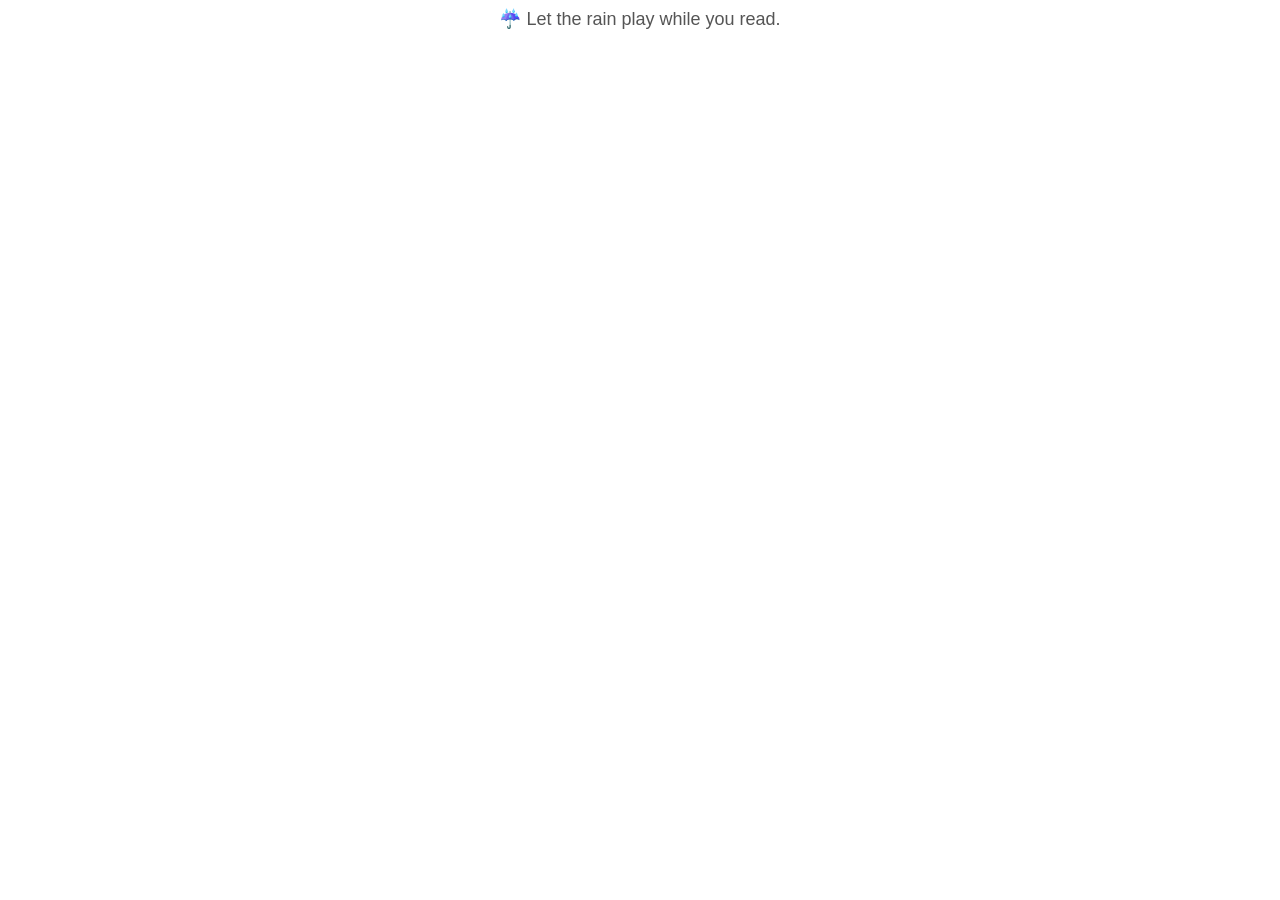
<file: rain-player.html>
<!DOCTYPE html>
<html>
<head>
<meta charset="UTF-8">
<style>
  html, body {
    margin: 0;
    padding: 0;
    background: transparent;
    text-align: center;
    font-family: Arial, sans-serif;
  }

  #rainButton {
    display: inline-block;
    cursor: pointer;
    font-size: 18px;
    color: #555;
    padding: 8px 12px;
    user-select: none;
  }

  #rainButton:hover {
    color: #222;
  }
</style>
</head>

<body>

<div id="rainButton" onclick="toggleRain()">
  ☔ Let the rain play while you read.
</div>

<audio id="rainAudio">
  <source src="assets/dragon-studio-gentle-rain-07-437321.mp3" type="audio/mpeg">
</audio>

<script>
function toggleRain() {
  const audio = document.getElementById("rainAudio");
  const button = document.getElementById("rainButton");

  if (audio.paused) {
    audio.play();
    button.innerHTML = "⏸ Pause the rain";
  } else {
    audio.pause();
    button.innerHTML = "☔ Let the rain play while you read.";
  }
}

document.getElementById("rainAudio").addEventListener("ended", function() {
  document.getElementById("rainButton").innerHTML =
    "☔ Let the rain play while you read.";
});
</script>

</body>
</html>
</file>
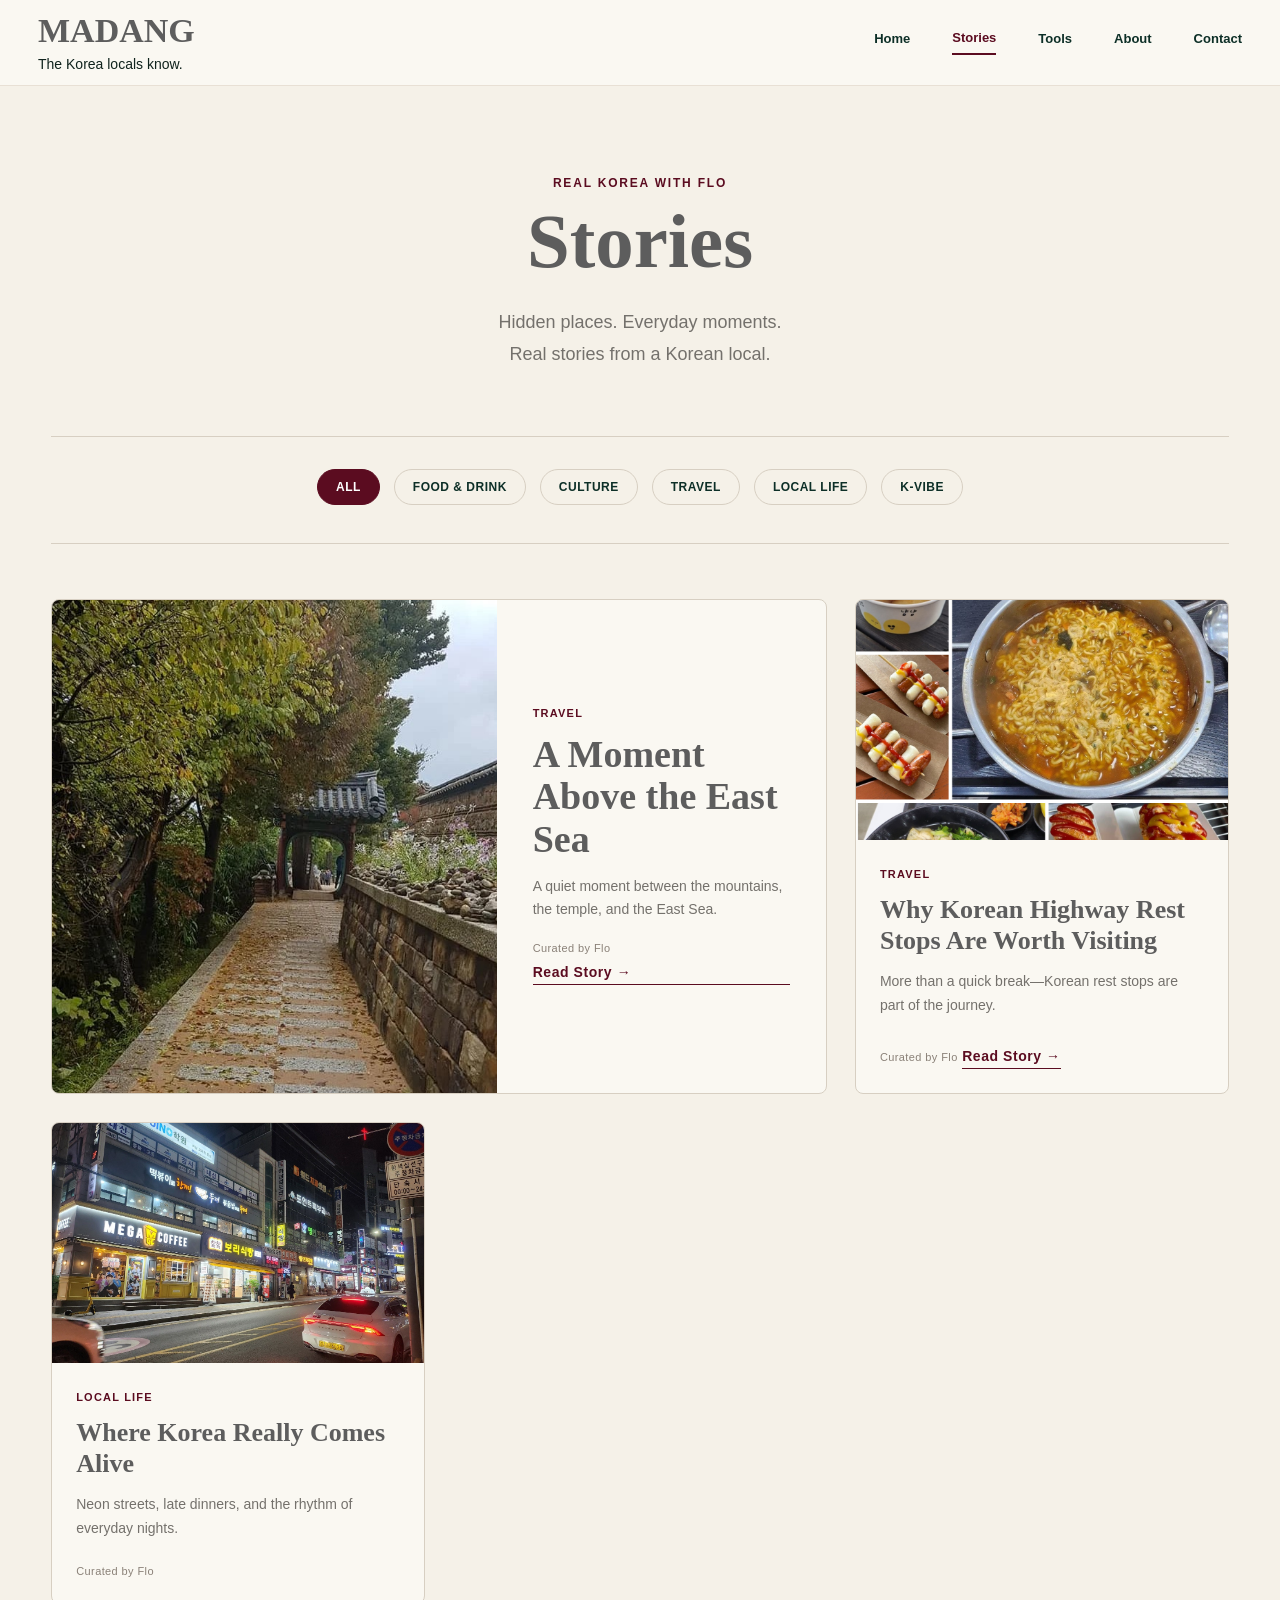
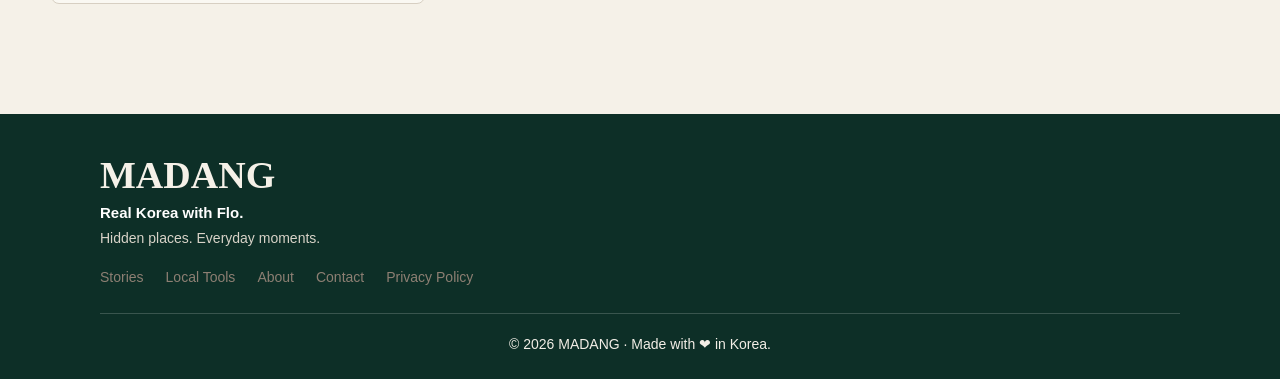
<file: stories.html>
<!DOCTYPE html>
<html lang="en">

<head>
    <meta charset="UTF-8">
    <meta name="viewport" content="width=device-width, initial-scale=1.0">

    <title>Stories | MADANG</title>

    <link rel="stylesheet" href="style.css">
</head>

<body>
<header class="site-header">
    <a class="brand" href="index.html">
        <strong>MADANG</strong>
        <span>The Korea locals know.</span>
    </a>

    <nav class="main-nav">
        <a href="index.html">Home</a>
        <a class="active" href="stories.html">Stories</a>
        <a href="index.html#tools">Tools</a>
        <a href="about.html">About</a>
        <a href="contact.html">Contact</a>
    </nav>
</header>
<main class="stories-page">

    <section class="stories-hero">

        <p class="eyebrow">REAL KOREA WITH FLO</p>

        <h1>Stories</h1>

        <p class="intro">
            Hidden places. Everyday moments.<br>
            Real stories from a Korean local.
        </p>

    </section>
<section class="story-categories">
    <button class="category-button active" type="button" data-filter="all">All</button>
    <button class="category-button" type="button" data-filter="food">Food & Drink</button>
    <button class="category-button" type="button" data-filter="culture">Culture</button>
    <button class="category-button" type="button" data-filter="travel">Travel</button>
    <button class="category-button" type="button" data-filter="local">Local Life</button>
    <button class="category-button" type="button" data-filter="kvibe">K-Vibe</button>
</section>
<section class="stories-grid" id="all-blog-feed" data-blog-feed="all">

 <article class="story-card" data-category="travel">
    <img src="assets/naksansa-east-sea.jpg" alt="A Korean temple above the East Sea">

    <div class="story-card-body">
        <span class="story-category">Travel</span>

        <h2>A Moment Above the East Sea</h2>

        <p>
            A quiet moment between the mountains,
            the temple, and the East Sea.
        </p>

        <small>Curated by Flo</small>

        <a class="story-read-link"
           href="https://realkoreawithflo.blogspot.com/2026/07/a-moment-above-east-sea.html"
           target="_blank"
           rel="noopener noreferrer">
            Read Story →
        </a>
    </div>
</article>


<article class="story-card" data-category="travel">
    <img src="assets/korean-rest-stop.jpg" alt="Food at a Korean highway rest stop">

    <div class="story-card-body">
        <span class="story-category">Travel</span>

        <h2>Why Korean Highway Rest Stops Are Worth Visiting</h2>

        <p>
            More than a quick break—Korean rest stops
            are part of the journey.
        </p>

        <small>Curated by Flo</small>

        <a class="story-read-link"
         href="https://realkoreawithflo.blogspot.com/2026/07/why-korean-highway-rest-stops-are-worth.html"
           target="_blank"
           rel="noopener noreferrer">
            Read Story →
        </a>
    </div>
</article>

<article class="story-card" data-category="local">
    <img src="assets/korean-nights.jpeg" alt="Korean street at night">
    <div class="story-card-body">
        <span class="story-category">Local Life</span>
        <h2>Where Korea Really Comes Alive</h2>
        <p>Neon streets, late dinners, and the rhythm of everyday nights.</p>
        <small>Curated by Flo</small>
    </div>
</article>

</section>
</main>

<footer class="site-footer">

    <div class="footer-inner">

        <div class="footer-brand">
            <h3>MADANG</h3>
            <p>Real Korea with Flo.</p>
            <small>Hidden places. Everyday moments.</small>
        </div>

        <div class="footer-links">
            <a href="stories.html">Stories</a>
            <a href="index.html#tools">Local Tools</a>
            <a href="about.html">About</a>
            <a href="contact.html">Contact</a>
            <a href="privacy.html">Privacy Policy</a>
        </div>

    </div>

    <div class="footer-bottom">
        © 2026 MADANG · Made with ❤ in Korea.
    </div>

</footer>

<script src="script.js"></script>

</body>

</html>
</file>
<file: style.css>
:root{
--ivory:#f5f1e8;
  --paper:#faf8f2;
  --green:#0d2f27;
  --burgundy:#5b0c20;
  --line:#d7cfc2;
  --gray:#74716c;
}
*{box-sizing:border-box}
html{scroll-behavior:smooth}
body{margin:0;background:var(--ivory);color:#10231d;font-family:Inter,Arial,sans-serif}
a{text-decoration:none;color:inherit}
img{width:100%;display:block}
.site-header{height:86px;background:var(--paper);display:flex;align-items:center;justify-content:space-between;padding:0 38px;border-bottom:1px solid #e8e0d5;position:sticky;top:0;z-index:10}
.brand{display:flex;flex-direction:column}
.brand strong{
    font:700 34px/1 "Playfair Display",serif;
    color:#5d5d5d;
}
.brand span{font-size:14px;margin-top:8px}
.nav{display:flex;align-items:center;gap:42px;font-size:13px;font-weight:600}transform: translateY(3px);
.nav .active{color:var(--burgundy);border-bottom:2px solid var(--burgundy);padding-bottom:8px}
.soon-outline{border:1px solid #8f8c87;color:#66635f;border-radius:5px;padding:12px 18px}
.menu-toggle{display:none;border:0;background:none;font-size:25px}
.hero{height:490px;background:url('images/hero.jpg') center/cover no-repeat;position:relative}
.overlay{position:absolute;inset:0;background:linear-gradient(90deg,rgba(0,0,0,.38),rgba(0,0,0,.03) 70%)}
.hero-copy{
    position:relative;
    color:#fff;
    padding:90px 0 0 60px;
}
.hero h1{font:700 55px/1.05 "Playfair Display",serif;margin:0 0 18px}
.hero p{font-size:18px;line-height:1.65;margin:0 0 24px}
.button{display:inline-block;background:var(--burgundy);color:white;padding:14px 24px;border-radius:4px;font-size:12px;font-weight:700;letter-spacing:.6px}
.section{
    max-width:1200px;
    width:100%;
    margin:0 auto;
    padding:52px 56px 50px;
}
.eyebrow{display:block;color:var(--burgundy);font-size:11px;font-weight:700;letter-spacing:1.2px;margin-bottom:8px}
h2{font:700 25px/1.25 "Playfair Display",serif;margin:0}
.tool-grid{
    display:grid;
    grid-template-columns:repeat(4,minmax(240px,1fr));
    gap:22px;
    margin-top:26px;
}
.tool-card{
    min-height:190px;
    border:1px solid var(--line);
    border-radius:7px;
   padding:28px;
    display:grid;
    grid-template-columns:auto 1fr;
    grid-template-rows:auto 1fr auto;
    column-gap:18px;
    align-items:start;
    position:relative;
}

.tool-card h3{
    margin:2px 0 10px;
    font-size:16px;
    line-height:1.25;
}

.tool-card p{
    margin:0;
    font-size:12px;
    line-height:1.7;
}


.arrow{position:absolute;right:22px;bottom:18px;color:var(--burgundy);font-size:28px}
.coming{position:absolute;right:36px;bottom:20px;border:1px solid #8d8a86;color:var(--gray);border-radius:4px;padding:8px 17px;font-size:11px;font-weight:700;letter-spacing:.8px}
.name-symbol{width:54px;height:54px;border:3px solid var(--green);border-radius:8px;display:grid;place-items:center;font-family:"Playfair Display",serif;font-size:30px;font-weight:700;color:var(--green)}
.speech{width:54px;height:54px;border:3px solid var(--green);border-radius:50%;position:relative}
.speech:after{content:'';position:absolute;left:8px;bottom:-6px;width:16px;height:16px;border-left:3px solid var(--green);transform:skew(-30deg)}
.symbol{width:54px;height:54px;border:3px solid var(--green);border-radius:8px;display:grid;place-items:center;font-size:31px}

.gallery-box{
    border:1px solid #918f89;
    border-radius:6px;
    padding:10px;
    display:grid;
    grid-template-columns:repeat(6,1fr);
    gap:8px;
}
.gallery-box img{
    width:100%;
    height:150px;
    object-fit:cover;
    display:block;
    border-radius:2px;
}
.dots{display:flex;justify-content:center;gap:8px;margin-top:18px}
.dots span,.dots b{width:9px;height:9px;border-radius:50%;background:#d2cabd}
.dots b{background:var(--burgundy)}
.stories{display:grid;grid-template-columns:200px 1fr;gap:38px;padding:45px 50px 38px}
.stories-copy h2{font-size:27px;line-height:1.35;margin-bottom:18px}
.story-grid{
  display:grid;
  grid-template-columns:repeat(3,1fr);
  gap:20px;
  align-items:start;
}
.story-card{border:1px solid var(--line);border-radius:6px;overflow:hidden}
.story-img{height:170px;position:relative}
.story-img img{width:100%;height:100%;object-fit:cover}
.story-img span{position:absolute;left:10px;bottom:10px;background:white;border-radius:18px;padding:3px 9px;font-size:9px;font-weight:700}
.story-body{padding:16px}
.story-body h3{
  font:600 19px/1.3 "IBM Plex Sans",sans-serif;
  margin:0 0 12px;
}
.story-body p{font-size:12px;line-height:1.75;margin:0 0 15px}
.story-body small{font-size:11px}
@media(max-width:900px){
  .menu-toggle{display:block}
  .nav{display:none;position:absolute;top:98px;left:0;right:0;background:var(--paper);padding:18px 22px;flex-direction:column;align-items:flex-start}
  .nav.open{display:flex}
  .tool-grid{grid-template-columns:1fr 1fr}
  .gallery-box{grid-template-columns:repeat(3,1fr)}
  .stories{grid-template-columns:1fr}
  .story-grid{grid-template-columns:1fr}
  .story-img{height:190px}
}
@media(max-width:560px){
  .site-header{height:82px;padding:0 20px}
  .nav{top:82px}
  .hero{height:420px}
  .hero-copy{padding:62px 22px 0}
  .hero h1{font-size:40px}
  .section{padding:30px 22px}
  .tool-grid{grid-template-columns:1fr}
  .gallery{padding:0 14px 24px}
  .gallery-box{grid-template-columns:1fr 1fr;gap:6px;padding:8px}
  .stories{padding:20px 22px}
  .story-grid{grid-template-columns:1fr}
  .social-col{align-items:flex-start;gap:20px}
}
/* Our Footsteps */

.footsteps{
    max-width:1200px;
    width:calc(100% - 96px);
    margin:40px auto;
    padding:55px 30px 40px;
    border:1px solid #ddd6ca;
    border-radius:8px;
    background:transparent;
    text-align:center;
}
.footsteps-title h2{
    font-family:"Playfair Display",serif;
    font-size:34px;
    margin:10px 0;
    color:#0d2f27;
     margin:8px 0 12px;
}

.footsteps-desc{
    color:#6d6d6d;
    font-size:18px;
    line-height:1.9;
    margin:30px 0 50px;
}

.footsteps-grid{
    display:grid;
    grid-template-columns:repeat(6,1fr);
    gap:16px;
}

.footstep img{

    height:200px;

    object-fit:cover;

    border-radius:6px;

    transition:.3s;

}

.footstep img:hover{

    transform:translateY(-4px);

}

.footstep span{

    display:block;

    margin-top:12px;

    font-size:13px;

    color:#666;

}
/* =========================
   STORIES PAGE
========================= */

.main-nav {
    display: flex;
    align-items: center;
    gap: 42px;
    font-size: 13px;
    font-weight: 600;
}

.main-nav a {
    color: var(--green);
    text-decoration: none;
    padding-bottom: 8px;
}

.main-nav a.active {
    color: var(--burgundy);
    border-bottom: 2px solid var(--burgundy);
}

.stories-page {
    width: min(1680px, 92%);
    margin: 0 auto;
}

.stories-hero {
    padding: 90px 0 65px;
    text-align: center;
    border-bottom: 1px solid var(--line);
}

.stories-hero .eyebrow {
    margin: 0 0 14px;
    color: var(--burgundy);
    font-size: 12px;
    font-weight: 700;
    letter-spacing: 1.8px;
}

.stories-hero h1 {
    margin: 0;
  color:#5d5d5d;
    font-family: "Playfair Display", serif;
    font-size: clamp(48px, 6vw, 82px);
    line-height: 1;
}

.stories-hero .intro {
    margin: 25px 0 0;
    color: var(--gray);
    font-size: 18px;
    line-height: 1.8;
}

@media (max-width: 900px) {
    .main-nav {
        gap: 18px;
        font-size: 12px;
    }

    .stories-hero {
        padding: 65px 20px 45px;
    }
}
.story-categories {
    display: flex;
    justify-content: center;
    flex-wrap: wrap;
    gap: 14px;
    padding: 32px 0 38px;
    border-bottom: 1px solid var(--line);
}

.category-button {
    border: 1px solid var(--line);
    background: transparent;
    color: var(--green);
    border-radius: 999px;
    padding: 10px 18px;
    font: inherit;
    font-size: 12px;
    font-weight: 700;
    letter-spacing: 0.5px;
    text-transform: uppercase;
    cursor: pointer;
}

.category-button:hover,
.category-button.active {
    background: var(--burgundy);
    border-color: var(--burgundy);
    color: white;
}
.stories-grid {
    display: grid;
    grid-template-columns: repeat(3, 1fr);
    gap: 28px;
    padding: 55px 0 90px;
}

.story-card {
    border: 1px solid var(--line);
    border-radius: 8px;
    overflow: hidden;
    background: var(--paper);
    transition: transform 0.25s ease, box-shadow 0.25s ease;
}

.story-card:hover {
    transform: translateY(-5px);
    box-shadow: 0 14px 30px rgba(0, 0, 0, 0.08);
}

.story-card img {
    width: 100%;
    height: 240px;
    object-fit: cover;
    display: block;
}

.story-card-body {
    padding: 24px;
}

.story-category {
    display: inline-block;
    margin-bottom: 14px;
    color: var(--burgundy);
    font-size: 11px;
    font-weight: 700;
    letter-spacing: 1.2px;
    text-transform: uppercase;
}

.story-card h2 {
    margin: 0 0 14px;
    color: #5d5d5d;
    font-family: "Playfair Display", serif;
    font-size: 26px;
    line-height: 1.2;
}

.story-card p {
    margin: 0 0 20px;
    color: var(--gray);
    font-size: 14px;
    line-height: 1.7;
}

.story-card small {
    color: #8a8178;
    font-size: 11px;
    letter-spacing: 0.4px;
}

@media (max-width: 900px) {
    .stories-grid {
        grid-template-columns: 1fr;
    }

    .story-card img {
        height: 220px;
    }
}
/* FEATURED STORY */

.story-card:first-child {
    grid-column: span 2;
    display: grid;
    grid-template-columns: 1.35fr 1fr;
}

.story-card:first-child img {
    height: 100%;
    min-height: 360px;
}

.story-card:first-child .story-card-body {
    display: flex;
    flex-direction: column;
    justify-content: center;
    padding: 36px;
}

.story-card:first-child h2 {
    font-size: 38px;
    line-height: 1.12;
}

.story-card img {
    transition: transform 0.4s ease;
}

.story-card:hover img {
    transform: scale(1.035);
}

@media (max-width: 900px) {
    .story-card:first-child {
        grid-column: auto;
        display: block;
    }

    .story-card:first-child img {
        min-height: 0;
        height: 220px;
    }

    .story-card:first-child h2 {
        font-size: 28px;
    }
}
/* ABOUT */

.about-page{

max-width:1200px;
margin:auto;
padding:120px 40px;

}

.about-hero{

text-align:center;

padding-bottom:90px;

border-bottom:1px solid var(--line);

}

.about-hero h1{

font-size:72px;

font-family:"Playfair Display",serif;

color:#555;

margin:15px 0 30px;

}

.about-hero .intro{

    max-width:700px;

    margin:40px auto 0;

    text-align:center;

    font-size:24px;

    line-height:1.8;

    color:var(--gray);

}
/* ABOUT PAGE */

.about-page {
    width: min(1500px, 92%);
    margin: 0 auto;
    padding-bottom: 100px;
}

.about-hero {
    padding: 90px 20px 75px;
    text-align: center;
    border-bottom: 1px solid var(--line);
}

.about-hero h1 {
    margin: 12px 0 24px;
    color: #5d5d5d;
    font-family: "Playfair Display", serif;
    font-size: clamp(52px, 7vw, 88px);
    line-height: 1;
}

.about-hero .intro {
    max-width: 700px;
    margin: 28px auto 0;
    text-align: center;
    color: var(--gray);
    font-size: 20px;
    line-height: 1.55;
}
.about-profile {
    display: grid;
    grid-template-columns: 1.1fr 0.9fr;
    gap: 70px;
    align-items: center;
    padding: 85px 0;
    border-bottom: 1px solid var(--line);
}

.about-photo img {
    width: 100%;
    height: 680px;
    object-fit: cover;
    object-position: center;
    display: block;
    border-radius: 8px;
}

.about-copy h2,
.about-madang h2 {
    margin: 12px 0 28px;
    color: #5d5d5d;
    font-family: "Playfair Display", serif;
    font-size: clamp(38px, 4vw, 58px);
    line-height: 1.12;
}

.about-copy p,
.about-madang p {
    color: var(--gray);
    font-size: 18px;
    line-height: 1.9;
}

.about-copy p {
    margin: 0 0 20px;
}

.about-quote {
    margin-top: 38px !important;
    padding-left: 24px;
    border-left: 3px solid var(--burgundy);
    color: #5d5d5d !important;
    font-family: "Playfair Display", serif;
    font-size: 26px !important;
    font-style: italic;
    line-height: 1.6 !important;
}

.about-madang {
    max-width: 850px;
    margin: 0 auto;
    padding: 45px 0 20px;
    text-align: center;
}

@media (max-width: 900px) {
    .about-profile {
        grid-template-columns: 1fr;
        gap: 42px;
        padding: 55px 0;
    }

    .about-photo img {
        height: 520px;
    }

    .about-hero {
        padding: 65px 20px 50px;
    }
}
/* PRIVACY POLICY */

.legal-page {
    width: min(920px, 90%);
    margin: 0 auto;
}

.legal-hero {
    padding: 90px 20px 65px;
    text-align: center;
    border-bottom: 1px solid var(--line);
}

.legal-hero h1 {
    margin: 12px 0 18px;
    color: #5d5d5d;
    font-family: "Playfair Display", serif;
    font-size: clamp(48px, 6vw, 76px);
    line-height: 1;
}

.legal-hero > p:last-child {
    color: var(--gray);
    font-size: 14px;
}

.legal-content {
    padding: 65px 0 20px;
}

.legal-content h2 {
    margin: 42px 0 12px;
    color: #5d5d5d;
    font-family: "Playfair Display", serif;
    font-size: 28px;
}

.legal-content h2:first-child {
    margin-top: 0;
}

.legal-content p {
    margin: 0;
    color: var(--gray);
    font-size: 16px;
    line-height: 1.9;
}

.legal-content a {
    color: var(--burgundy);
    text-decoration: underline;
    text-underline-offset: 4px;
}
/* CONTACT PAGE */

.contact-page {
    width: min(1180px, 90%);
    margin: 0 auto;
}

.contact-hero {
    padding: 90px 20px 70px;
    text-align: center;
    border-bottom: 1px solid var(--line);
}

.contact-hero h1 {
    margin: 12px 0 24px;
    color: #5d5d5d;
    font-family: "Playfair Display", serif;
    font-size: clamp(52px, 7vw, 84px);
    line-height: 1;
}

.contact-hero .intro {
    margin: 0;
    color: var(--gray);
    font-size: 20px;
    line-height: 1.8;
}

.contact-content {
    display: grid;
    grid-template-columns: 1.25fr 0.75fr;
    gap: 80px;
    align-items: start;
    padding: 80px 0 20px;
}

.contact-copy h2 {
    margin: 12px 0 26px;
    color: #5d5d5d;
    font-family: "Playfair Display", serif;
    font-size: clamp(38px, 4.5vw, 58px);
    line-height: 1.15;
}

.contact-copy > p {
    max-width: 650px;
    color: var(--gray);
    font-size: 17px;
    line-height: 1.9;
}

.contact-list {
    display: grid;
    gap: 14px;
    margin-top: 34px;
}

.contact-list span {
    padding-bottom: 14px;
    border-bottom: 1px solid var(--line);
    color: #5d5d5d;
    font-size: 16px;
}

.contact-card {
    padding: 42px;
    border: 1px solid var(--line);
    border-radius: 8px;
    background: var(--paper);
}

.contact-card h3 {
    margin: 12px 0 18px;
    color: #5d5d5d;
    font-family: "Playfair Display", serif;
    font-size: 38px;
}

.contact-card p {
    color: var(--gray);
    font-size: 15px;
    line-height: 1.7;
}

.contact-card a {
    display: inline-block;
    margin: 24px 0 28px;
    color: var(--burgundy);
    font-size: 18px;
    font-weight: 700;
    text-decoration: none;
    border-bottom: 1px solid var(--burgundy);
    padding-bottom: 5px;
}

.contact-card small {
    display: block;
    color: #8a8178;
    line-height: 1.6;
}

@media (max-width: 900px) {
    .contact-content {
        grid-template-columns: 1fr;
        gap: 45px;
        padding-top: 55px;
    }

    .contact-hero {
        padding: 65px 20px 50px;
    }

    .contact-card {
        padding: 30px;
    }
}


/* =========================
   FOOTER — FINAL
========================= */

.site-footer {
    margin-top: 20px;
    padding: 42px 0 24px;
    background: var(--green);
    color: #f5f1e8;
}

.footer-inner {
    width: min(1080px, 88%);
    margin: 0 auto;
    display: block;
}

.footer-brand h3 {
    margin: 0 0 10px;
    color: #f5f1e8;
    font-family: "Playfair Display", serif;
    font-size: 38px;
    line-height: 1;
}

.footer-brand p {
    margin: 0 0 6px;
    color: #ffffff;
    font-size: 15px;
    font-weight: 600;
}

.footer-brand small {
    display: block;
    color: #d8d3c8;
    font-size: 14px;
    line-height: 1.6;
}

.footer-links {
    display: flex;
    flex-wrap: wrap;
    gap: 12px 22px;
    margin-top: 20px;
}

.footer-links a {
    color: #8d7f73;
    font-size: 14px;
    font-weight: 500;
    text-decoration: none;
}

.footer-links a:hover {
    color: #ffffff;
    text-decoration: underline;
    text-underline-offset: 4px;
}

.footer-bottom {
    width: min(1080px, 88%);
    margin: 28px auto 0;
    padding-top: 20px;
    border-top: 1px solid rgba(255, 255, 255, 0.18);
    color: #f2eee6;
    font-size: 14px;
    line-height: 1.5;
    text-align: center;
}

@media (max-width: 700px) {
    .site-footer {
        padding: 32px 0 18px;
    }

    .footer-links {
        gap:18px;
    }
}
.story-read-link {
    display: inline-block;
    margin-top: 20px;
    color: var(--burgundy);
    font-size: 14px;
    font-weight: 700;
    letter-spacing: 0.04em;
    text-decoration: none;
    border-bottom: 1px solid var(--burgundy);
    padding-bottom: 4px;
    transition: 0.2s ease;
}

.story-read-link:hover {
    transform: translateX(4px);
}
/* HOME STORY CARD LINK FIX */
.story-grid > a.story-card {
    display: block;
    color: inherit;
    text-decoration: none;
}

.story-grid > a.story-card:hover {
    color: inherit;
}

/* 첫 번째 큰 카드의 기존 2단 레이아웃 복구 */
.story-grid > a.story-card:first-child {
    display: grid;
    grid-template-columns: 1.15fr 0.85fr;
}

/* 카드 안의 이미지와 본문이 정상 크기를 유지하도록 */
.story-grid > a.story-card .story-img,
.story-grid > a.story-card .story-body {
    min-width: 0;
}

.story-grid > a.story-card .story-img img {
    width: 100%;
    height: 100%;
    object-fit: cover;
    display: block;
}
.home-story-link {
  display: inline-block;
  margin-top: 16px;
  color: var(--burgundy);
  font-weight: 700;
  text-decoration: none;
  border-bottom: 1px solid var(--burgundy);
  padding-bottom: 3px;
}

.home-story-link:hover {
  opacity: 0.75;
}
/* HOME CONTENT WIDTH FIX */
#tools,
#stories,
.footsteps {
    width: calc(100% - 80px);
    max-width: 1100px;
    margin-left: auto;
    margin-right: auto;
}

#stories {
    padding-left: 0;
    padding-right: 0;
}

@media (max-width: 900px) {
    #tools,
    #stories,
    .footsteps {
        width: calc(100% - 40px);
    }
}

/* Blogger RSS / JSONP automatic story cards */
.story-img {
  display: block;
  color: inherit;
}

.story-body h3 {
  display: -webkit-box;
  -webkit-box-orient: vertical;
  -webkit-line-clamp: 3;
  overflow: hidden;
}

.story-body p {
  display: -webkit-box;
  -webkit-box-orient: vertical;
  -webkit-line-clamp: 4;
  overflow: hidden;
}

.home-story-link,
.story-read-link {
  display: inline-block;
  margin-top: 10px;
  color: var(--burgundy);
  font-weight: 700;
}

#all-blog-feed .story-card > a {
  display: block;
}

#all-blog-feed .story-card > a img {
  width: 100%;
  aspect-ratio: 16 / 10;
  object-fit: cover;
}

#all-blog-feed .story-card-body h2 {
  display: -webkit-box;
  -webkit-box-orient: vertical;
  -webkit-line-clamp: 3;
  overflow: hidden;
}


/* HD Blogger feed cards */
#home-blog-feed {
  grid-template-columns: repeat(3, minmax(0, 1fr));
  align-items: stretch;
}

#home-blog-feed .story-card {
  min-width: 0;
}

#home-blog-feed .story-img img {
  width: 100%;
  height: 260px;
  object-fit: cover;
  image-rendering: auto;
}

@media (max-width: 980px) {
  #home-blog-feed {
    grid-template-columns: 1fr;
  }

  #home-blog-feed .story-img img {
    height: auto;
    aspect-ratio: 16 / 10;
  }
}


/* =========================
   HOME — TOOLS + STORIES UNIFIED
========================= */

/* Both homepage sections share one visual width. */
#tools,
#stories {
  width: min(1160px, calc(100% - 80px));
  max-width: none;
  margin-left: auto;
  margin-right: auto;
}

/* Tools: four equal cards. */
#tools .tool-grid {
  grid-template-columns: repeat(4, minmax(0, 1fr));
  gap: 24px;
}

#tools .tool-card {
  min-height: 214px;
  padding: 30px;
  border-radius: 8px;
  background: transparent;
}

/* Stories: heading column + three equal post cards. */
#stories {
  grid-template-columns: 220px minmax(0, 1fr);
  gap: 48px;
  align-items: start;
  padding-left: 0;
  padding-right: 0;
}

#home-blog-feed {
  display: grid;
  grid-template-columns: repeat(3, minmax(0, 1fr)) !important;
  gap: 24px;
  align-items: stretch;
}

#home-blog-feed .story-card,
#home-blog-feed .story-card:first-child {
  display: flex !important;
  flex-direction: column;
  grid-column: auto !important;
  min-width: 0;
  min-height: 410px;
  border-radius: 8px;
  background: transparent;
}

#home-blog-feed .story-img,
#home-blog-feed .story-card:first-child .story-img {
  width: 100%;
  height: auto;
  aspect-ratio: 4 / 3;
  min-height: 0;
}

#home-blog-feed .story-img img,
#home-blog-feed .story-card:first-child .story-img img {
  width: 100%;
  height: 100%;
  min-height: 0;
  object-fit: cover;
}

#home-blog-feed .story-body,
#home-blog-feed .story-card:first-child .story-body {
  display: flex;
  flex: 1;
  flex-direction: column;
  justify-content: flex-start;
  padding: 20px;
}

#home-blog-feed .story-body h3,
#home-blog-feed .story-card:first-child h3 {
  min-height: 66px;
  margin-bottom: 12px;
  font-size: 20px;
  line-height: 1.12;
}

#home-blog-feed .story-body p {
  min-height: 88px;
  margin-bottom: 16px;
  font-size: 13px;
  line-height: 1.65;
}

#home-blog-feed .story-body small {
  margin-top: auto;
}

#home-blog-feed .home-story-link {
  margin-top: 8px;
  align-self: flex-start;
}

/* Featured layout belongs only to the full Stories page, not the homepage. */
#all-blog-feed .story-card:first-child {
  grid-column: span 2;
  display: grid;
  grid-template-columns: 1.35fr 1fr;
}

#all-blog-feed .story-card:first-child img {
  height: 100%;
  min-height: 360px;
}

#all-blog-feed .story-card:first-child .story-card-body {
  display: flex;
  flex-direction: column;
  justify-content: center;
  padding: 36px;
}

#all-blog-feed .story-card:first-child h2 {
  font-size: 38px;
  line-height: 1.12;
}

@media (max-width: 980px) {
  #tools,
  #stories {
    width: min(760px, calc(100% - 40px));
  }

  #tools .tool-grid {
    grid-template-columns: repeat(2, minmax(0, 1fr));
  }

  #stories {
    grid-template-columns: 1fr;
    gap: 28px;
  }

  #home-blog-feed {
    grid-template-columns: 1fr !important;
  }

  #home-blog-feed .story-card,
  #home-blog-feed .story-card:first-child {
    min-height: 0;
  }

  #home-blog-feed .story-img,
  #home-blog-feed .story-card:first-child .story-img {
    aspect-ratio: 16 / 10;
  }

  #all-blog-feed .story-card:first-child {
    grid-column: auto;
    display: block;
  }

  #all-blog-feed .story-card:first-child img {
    min-height: 0;
    height: 220px;
  }

  #all-blog-feed .story-card:first-child h2 {
    font-size: 28px;
  }
}

@media (max-width: 560px) {
  #tools .tool-grid {
    grid-template-columns: 1fr;
  }
}


/* =========================
   HOME — SECTION TITLES UNIFIED
========================= */

/* Same overall content width for Tools and Stories. */
#tools,
#stories {
  width: min(1160px, calc(100% - 80px)) !important;
  margin-left: auto !important;
  margin-right: auto !important;
}

/* Make the section headings feel like one system. */
#tools .section-title,
#stories .stories-copy {
  min-height: 150px;
  display: flex;
  flex-direction: column;
  align-items: flex-start;
  justify-content: flex-start;
}

#tools .section-title .eyebrow,
#stories .stories-copy .eyebrow {
  margin-bottom: 12px;
}

#tools .section-title h2,
#stories .stories-copy h2 {
  margin: 0;
  font-size: clamp(34px, 3vw, 46px);
  line-height: 1.05;
  max-width: 360px;
}

/* Add a matching burgundy action button under the Tools heading. */
#tools .section-title::after {
  content: "EXPLORE TOOLS →";
  display: inline-flex;
  align-items: center;
  justify-content: center;
  min-height: 50px;
  margin-top: 24px;
  padding: 0 26px;
  border-radius: 4px;
  background: var(--burgundy);
  color: #fff;
  font-size: 13px;
  font-weight: 700;
  letter-spacing: .02em;
}

/* Keep Stories button visually identical. */
#stories .stories-copy .button,
#stories .stories-copy a.button {
  min-height: 50px;
  padding: 0 26px;
  border-radius: 4px;
  display: inline-flex;
  align-items: center;
  justify-content: center;
  font-size: 13px;
  font-weight: 700;
  letter-spacing: .02em;
}

/* Equal spacing between headings and card areas. */
#tools .tool-grid {
  margin-top: 34px;
}

#stories {
  padding-top: 84px;
}

#stories .stories-copy {
  padding-top: 0;
}

/* Desktop: align the left edges of both section headings. */
@media (min-width: 981px) {
  #tools {
    display: grid;
    grid-template-columns: 220px minmax(0, 1fr);
    gap: 48px;
    align-items: start;
  }

  #tools .section-title {
    grid-column: 1;
  }

  #tools .tool-grid {
    grid-column: 2;
    margin-top: 0;
  }

  #stories {
    grid-template-columns: 220px minmax(0, 1fr) !important;
    gap: 48px !important;
  }
}

@media (max-width: 980px) {
  #tools,
  #stories {
    width: min(760px, calc(100% - 40px)) !important;
  }

  #tools {
    display: block;
  }

  #tools .section-title,
  #stories .stories-copy {
    min-height: 0;
  }

  #tools .section-title::after {
    margin-bottom: 28px;
  }

  #tools .tool-grid {
    margin-top: 0;
  }
}


/* =========================
   HOME FINAL — STORIES FIRST
========================= */

#stories,
#tools {
  width: min(1180px, calc(100% - 80px)) !important;
  max-width: none !important;
  margin-left: auto !important;
  margin-right: auto !important;
}

/* Both sections use the same left heading column and the same content width. */
#stories,
#tools {
  display: grid !important;
  grid-template-columns: 230px minmax(0, 1fr) !important;
  gap: 50px !important;
  align-items: start !important;
  padding-left: 0 !important;
  padding-right: 0 !important;
}

#stories {
  padding-top: 72px !important;
  padding-bottom: 72px !important;
}

#tools {
  padding-top: 58px !important;
  padding-bottom: 84px !important;
  border-top: 1px solid rgba(122, 15, 45, 0.16);
}

/* Left-side section headings */
#stories .stories-copy,
#tools .section-title {
  min-height: 0 !important;
  display: flex !important;
  flex-direction: column !important;
  align-items: flex-start !important;
  justify-content: flex-start !important;
  padding: 0 !important;
}

#stories .stories-copy .eyebrow,
#tools .section-title .eyebrow {
  margin: 0 0 16px !important;
}

#stories .stories-copy h2,
#tools .section-title h2 {
  margin: 0 !important;
  max-width: 220px !important;
  font-size: 42px !important;
  line-height: 1.05 !important;
}

/* Real button in Stories */
#stories .stories-copy .button,
#stories .stories-copy a.button {
  min-height: 52px !important;
  margin-top: 26px !important;
  padding: 0 28px !important;
  border-radius: 4px !important;
  display: inline-flex !important;
  align-items: center !important;
  justify-content: center !important;
  font-size: 13px !important;
  font-weight: 700 !important;
  letter-spacing: .02em !important;
}

/* Matching visual button under Tools heading */
#tools .section-title::after {
  content: "EXPLORE TOOLS →" !important;
  min-height: 52px !important;
  margin-top: 26px !important;
  padding: 0 28px !important;
  border-radius: 4px !important;
  display: inline-flex !important;
  align-items: center !important;
  justify-content: center !important;
  background: var(--burgundy) !important;
  color: #fff !important;
  font-size: 13px !important;
  font-weight: 700 !important;
  letter-spacing: .02em !important;
}

/* Stories: three equal cards */
#home-blog-feed {
  display: grid !important;
  grid-template-columns: repeat(3, minmax(0, 1fr)) !important;
  gap: 24px !important;
  align-items: stretch !important;
}

#home-blog-feed .story-card,
#home-blog-feed .story-card:first-child {
  display: flex !important;
  flex-direction: column !important;
  grid-column: auto !important;
  min-width: 0 !important;
  min-height: 460px !important;
  border-radius: 8px !important;
  overflow: hidden !important;
}

#home-blog-feed .story-img,
#home-blog-feed .story-card:first-child .story-img {
  width: 100% !important;
  aspect-ratio: 4 / 3 !important;
  min-height: 0 !important;
}

#home-blog-feed .story-img img,
#home-blog-feed .story-card:first-child .story-img img {
  width: 100% !important;
  height: 100% !important;
  object-fit: cover !important;
}

#home-blog-feed .story-body,
#home-blog-feed .story-card:first-child .story-body {
  display: flex !important;
  flex: 1 !important;
  flex-direction: column !important;
  padding: 22px !important;
}

#home-blog-feed .story-body h3,
#home-blog-feed .story-card:first-child h3 {
  min-height: 76px !important;
  margin: 0 0 14px !important;
  font-size: 23px !important;
  line-height: 1.12 !important;
}

#home-blog-feed .story-body p {
  min-height: 112px !important;
  margin: 0 0 18px !important;
  font-size: 14px !important;
  line-height: 1.65 !important;
}

#home-blog-feed .story-body small {
  margin-top: auto !important;
}

#home-blog-feed .home-story-link {
  margin-top: 8px !important;
}

/* Tools: four equal cards matching the same content width */
#tools .tool-grid {
  grid-column: 2 !important;
  display: grid !important;
  grid-template-columns: repeat(4, minmax(0, 1fr)) !important;
  gap: 24px !important;
  margin-top: 0 !important;
}

#tools .tool-card {
  min-height: 210px !important;
  padding: 28px !important;
  border-radius: 8px !important;
}

/* Keep tool card title hierarchy coherent with post cards */
#tools .tool-card h3 {
  font-size: 20px !important;
  line-height: 1.15 !important;
}

/* Responsive */
@media (max-width: 980px) {
  #stories,
  #tools {
    width: min(760px, calc(100% - 40px)) !important;
    grid-template-columns: 1fr !important;
    gap: 28px !important;
  }

  #stories .stories-copy h2,
  #tools .section-title h2 {
    max-width: 100% !important;
    font-size: 36px !important;
  }

  #home-blog-feed {
    grid-template-columns: 1fr !important;
  }

  #home-blog-feed .story-card,
  #home-blog-feed .story-card:first-child {
    min-height: 0 !important;
  }

  #tools .tool-grid {
    grid-column: 1 !important;
    grid-template-columns: repeat(2, minmax(0, 1fr)) !important;
  }
}

@media (max-width: 560px) {
  #stories,
  #tools {
    width: min(100% - 28px, 620px) !important;
  }

  #tools .tool-grid {
    grid-template-columns: 1fr !important;
  }

  #stories .stories-copy h2,
  #tools .section-title h2 {
    font-size: 32px !important;
  }
}


/* =========================
   FINAL MOCKUP MATCH
   Force Local Tools to mirror Local Stories
========================= */

@media (min-width: 981px) {
  #tools {
    display: grid !important;
    grid-template-columns: 230px minmax(0, 1fr) !important;
    column-gap: 50px !important;
    row-gap: 0 !important;
    align-items: start !important;
  }

  #tools .section-title {
    grid-column: 1 !important;
    grid-row: 1 !important;
    width: 230px !important;
    max-width: 230px !important;
    min-width: 230px !important;
    align-self: start !important;
    justify-self: start !important;
    display: flex !important;
    flex-direction: column !important;
    align-items: flex-start !important;
    text-align: left !important;
    margin: 0 !important;
    padding: 0 !important;
  }

  #tools .section-title .eyebrow {
    margin: 0 0 16px 0 !important;
    text-align: left !important;
  }

  #tools .section-title h2 {
    width: 230px !important;
    max-width: 230px !important;
    margin: 0 !important;
    text-align: left !important;
    font-size: 42px !important;
    line-height: 1.05 !important;
  }

  #tools .section-title::after {
    content: "EXPLORE TOOLS →" !important;
    margin-top: 26px !important;
    align-self: flex-start !important;
  }

  #tools .tool-grid {
    grid-column: 2 !important;
    grid-row: 1 !important;
    width: 100% !important;
    min-width: 0 !important;
    margin: 0 !important;
    align-self: start !important;
    display: grid !important;
    grid-template-columns: repeat(4, minmax(0, 1fr)) !important;
    gap: 24px !important;
  }

  #tools .tool-card {
    min-width: 0 !important;
    min-height: 210px !important;
    padding: 28px !important;
  }
}

/* Match both left-side headings exactly */
#stories .stories-copy,
#tools .section-title {
  box-sizing: border-box !important;
}

#stories .stories-copy h2,
#tools .section-title h2 {
  font-family: inherit !important;
  font-weight: inherit !important;
  letter-spacing: inherit !important;
}

/* Keep cards visually aligned with the mockup */
#tools .tool-card h3 {
  font-size: 18px !important;
  line-height: 1.15 !important;
  margin-top: 0 !important;
}

#tools .tool-card p {
  font-size: 14px !important;
  line-height: 1.55 !important;
}

@media (max-width: 980px) {
  #tools .section-title {
    text-align: left !important;
    align-items: flex-start !important;
  }

  #tools .section-title h2 {
    text-align: left !important;
    max-width: 100% !important;
  }
}


/* =========================
   FINAL FIX — MATCH APPROVED MOCKUP
========================= */

/* Use the same serif face and scale for both section titles. */
#stories .stories-copy h2,
#tools .section-title h2 {
  font-family: "Playfair Display", serif !important;
  font-weight: 700 !important;
  font-size: 42px !important;
  line-height: 1.05 !important;
  letter-spacing: 0 !important;
  color: var(--green) !important;
  margin: 0 !important;
}

/* Same two-column structure, width and top alignment. */
#stories,
#tools {
  width: min(1180px, calc(100% - 80px)) !important;
  max-width: none !important;
  margin-left: auto !important;
  margin-right: auto !important;
  display: grid !important;
  grid-template-columns: 230px minmax(0, 1fr) !important;
  gap: 50px !important;
  align-items: start !important;
  padding-left: 0 !important;
  padding-right: 0 !important;
}

#stories {
  padding-top: 72px !important;
  padding-bottom: 72px !important;
}

#tools {
  padding-top: 58px !important;
  padding-bottom: 84px !important;
  border-top: 1px solid rgba(122, 15, 45, 0.16);
}

#stories .stories-copy,
#tools .section-title {
  grid-column: 1 !important;
  width: 230px !important;
  min-width: 230px !important;
  max-width: 230px !important;
  margin: 0 !important;
  padding: 0 !important;
  display: flex !important;
  flex-direction: column !important;
  align-items: flex-start !important;
  justify-content: flex-start !important;
  text-align: left !important;
}
#stories .stories-copy .eyebrow,
#tools .section-title .eyebrow {
  margin: 0 0 16px !important;
  font-size: 15px !important;
  font-weight: 700 !important;
  letter-spacing: 1.5px !important;
}
.story-count {
  font-size: 18px !important;
  font-weight: 700 !important;
}

/* Disable the old pseudo-button and use the real button in HTML. */
#tools .section-title::after {
  content: none !important;
  display: none !important;
}

#stories .stories-copy .button,
#tools .section-title .tools-button {
  min-height: 52px !important;
  margin-top: 26px !important;
  padding: 0 28px !important;
  border-radius: 4px !important;
  display: inline-flex !important;
  align-items: center !important;
  justify-content: center !important;
  align-self: flex-start !important;
  background: var(--burgundy) !important;
  color: #fff !important;
  font-size: 13px !important;
  font-weight: 700 !important;
  letter-spacing: .02em !important;
  white-space: nowrap !important;
}

/* Right-side card areas start at the same vertical point. */
#home-blog-feed,
#tools .tool-grid {
  grid-column: 2 !important;
  margin: 0 !important;
  align-self: start !important;
}

#tools .tool-grid {
  display: grid !important;
  grid-template-columns: repeat(4, minmax(0, 1fr)) !important;
  gap: 24px !important;
  width: 100% !important;
}

#tools .tool-card {
  min-height: 210px !important;
  padding: 28px !important;
  border-radius: 8px !important;
}

#tools .tool-card h3 {
  font-size: 18px !important;
  line-height: 1.15 !important;
}

#tools .tool-card p {
  font-size: 14px !important;
  line-height: 1.55 !important;
}

/* Only completed tools show arrows. */
#tools .tool-card:nth-child(3) .arrow,
#tools .tool-card:nth-child(4) .arrow {
  display: none !important;
}

@media (max-width: 980px) {
  #stories,
  #tools {
    width: min(760px, calc(100% - 40px)) !important;
    grid-template-columns: 1fr !important;
    gap: 28px !important;
  }

  #stories .stories-copy,
  #tools .section-title {
    width: 100% !important;
    min-width: 0 !important;
    max-width: none !important;
  }

  #stories .stories-copy h2,
  #tools .section-title h2 {
    font-size: 36px !important;
  }

  #home-blog-feed,
  #tools .tool-grid {
    grid-column: 1 !important;
  }

  #tools .tool-grid {
    grid-template-columns: repeat(2, minmax(0, 1fr)) !important;
  }
}

@media (max-width: 560px) {
  #tools .tool-grid {
    grid-template-columns: 1fr !important;
  }

  #stories .stories-copy h2,
  #tools .section-title h2 {
    font-size: 32px !important;
  }
}


/* =========================
   FINAL TYPOGRAPHY POLISH
========================= */

/* Main section title: slightly larger */
#stories .stories-copy h2 {
  font-family: "Playfair Display", serif !important;
  font-size: 44px !important;
  line-height: 1.04 !important;
  font-weight: 700 !important;
  color: #2f3432 !important;
}

/* Secondary section title: 3px smaller */
#tools .section-title h2 {
  font-family: "Playfair Display", serif !important;
  font-size: 41px !important;
  line-height: 1.06 !important;
  font-weight: 700 !important;
  color: #2f3432 !important;
}

/* Card titles in both sections: same dark gray */
#home-blog-feed .story-body h3,
#home-blog-feed .story-card:first-child h3,
#tools .tool-card h3 {
  color: #2f3432 !important;
}

/* Keep the hierarchy on smaller screens */
@media (max-width: 980px) {
  #stories .stories-copy h2 {
    font-size: 38px !important;
  }

  #tools .section-title h2 {
    font-size: 35px !important;
  }
}

@media (max-width: 560px) {
  #stories .stories-copy h2 {
    font-size: 34px !important;
  }

  #tools .section-title h2 {
    font-size: 31px !important;
  }
}


/* =========================
   LOCAL TOOLS — FINAL BALANCE
========================= */

/* Lift the Local Tools heading block slightly and keep it aligned with the cards. */
#tools .section-title {
  transform: translateY(-10px);
}

/* Give tool cards a little more height so the section balances with Stories. */
#tools .tool-card {
  min-height: 232px !important;
  padding: 30px !important;
}

/* Refine typography inside tool cards. */
#tools .tool-card h3 {
  font-size: 19px !important;
  line-height: 1.18 !important;
  margin-bottom: 12px !important;
}

#tools .tool-card p {
  font-size: 13.5px !important;
  line-height: 1.6 !important;
}

/* Keep icons and arrows visually proportional. */
#tools .tool-card .symbol {
  margin-bottom: 18px !important;
}

#tools .tool-card .arrow {
  right: 20px !important;
  bottom: 18px !important;
}

/* Slightly reduce the visual gap above the tools section. */
#tools {
  padding-top: 52px !important;
}

/* Mobile/tablet: remove the lift and keep cards comfortable. */
@media (max-width: 980px) {
  #tools .section-title {
    transform: none;
  }

  #tools .tool-card {
    min-height: 210px !important;
  }
}


/* =========================
   MADANG FINAL BRAND COPY
========================= */

/* Match the gray used by the MADANG wordmark. */
#stories .stories-copy h2 {
  color: #6b6b6b !important;
}

#tools .section-title h2 {
  color: #6b6b6b !important;
  font-size: 41px !important;
  line-height: 1.06 !important;
}

/* Keep card titles in a clear dark gray. */
#home-blog-feed .story-body h3,
#home-blog-feed .story-card:first-child h3,
#tools .tool-card h3 {
  color: #343837 !important;
}


/* Mobile Our Footsteps: show all six photos in a compact 3 × 2 grid */
@media (max-width: 560px) {
  .footsteps {
    width: calc(100% - 24px);
    margin: 24px auto;
    padding: 28px 12px 24px;
  }

  .footsteps-title h2 {
    font-size: 28px;
  }

  .footsteps-desc {
    margin: 14px 0 24px;
    font-size: 14px;
    line-height: 1.55;
  }

  .footsteps-grid {
    grid-template-columns: repeat(3, minmax(0, 1fr));
    gap: 18px 8px;
  }

  .footstep {
    min-width: 0;
  }

  .footstep img {
    display: block;
    width: 100%;
    height: auto;
    aspect-ratio: 4 / 5;
    object-fit: cover;
    border-radius: 7px;
  }

  .footstep span {
    margin-top: 7px;
    font-size: 11px;
    line-height: 1.25;
    overflow-wrap: anywhere;
  }
}
/* MADANG BACKGROUND + CARDS - FINAL */

/* 전체 배경 */
html,
body,
main,
section,
#stories,
#tools {
    background-color: #f5f1e8 !important;
}

/* 스토리 카드 + 미니 페이지 카드 */
#home-blog-feed .story-card,
#tools .tool-card {
    background-color: #e8e0d2 !important;
}

/* 헤더 */
.site-header {
    background-color: #faf8f2 !important;
}
</file>
<file: korean-debate/style.css>
*{
    margin:0;
    padding:0;
    box-sizing:border-box;
}

html{
    scroll-behavior:smooth;
}

body{
    font-family:Arial, Helvetica, sans-serif;
    background:#f6f6f6;
    color:#222;
    line-height:1.7;
}

.hero{
    text-align:center;
    padding:80px 20px;
    background:white;
}

.eyebrow{
    color:#888;
    letter-spacing:2px;
    font-size:13px;
    margin-bottom:15px;
}

.hero h1{
    font-size:52px;
    margin-bottom:20px;
}

.hero-subtitle{
    font-size:22px;
    color:#555;
    margin-bottom:35px;
}

.start-button{
    display:inline-block;
    background:#111;
    color:white;
    text-decoration:none;
    padding:15px 35px;
    border-radius:40px;
    font-weight:bold;
}

.debate-container{
    width:90%;
    max-width:900px;
    margin:60px auto;
}

.debate-card{
    background:white;
    padding:40px;
    border-radius:18px;
    margin-bottom:35px;
    box-shadow:0 10px 30px rgba(0,0,0,.08);
}

.debate-number{
    color:#999;
    font-size:13px;
    letter-spacing:2px;
}

.debate-icon{
    font-size:48px;
    margin:20px 0;
}

.debate-card h2{
    font-size:34px;
    margin-bottom:18px;
}

.debate-question{
    color:#555;
    margin-bottom:30px;
}

.vote-buttons{
    display:flex;
    gap:15px;
    flex-wrap:wrap;
}

.vote-button{
    flex:1;
    min-width:220px;
    padding:16px;
    border:none;
    border-radius:12px;
    background:#111;
    color:white;
    cursor:pointer;
    font-size:17px;
    transition:.25s;
}

.vote-button:hover{
    transform:translateY(-3px);
}

.vote-result{
    margin-top:25px;
    color:#888;
    font-weight:bold;
}

.culture-section{
    background:white;
    margin-top:70px;
    padding:80px 20px;
    text-align:center;
}

.culture-section h2{
    font-size:38px;
    margin:20px 0;
}

.culture-section p{
    max-width:800px;
    margin:20px auto;
    color:#555;
}

.footer{
    text-align:center;
    padding:50px 20px;
    color:#888;
}
.debate-image{
    width:100%;
    height:320px;
    object-fit:cover;
    border-radius:16px;
    margin:20px 0 30px 0;
}
/* 글자 크기 전체 보정 */

.eyebrow {
    font-size: 20px;
    font-weight: 700;
}

.hero h1 {
    font-size: 68px;
}

.hero-subtitle {
    font-size: 30px;
    line-height: 1.6;
}

.start-button {
    font-size: 20px;
    padding: 18px 42px;
}

.debate-number {
    font-size: 19px;
    font-weight: 700;
}

.debate-card h2 {
    font-size: 42px;
    line-height: 1.3;
}

.debate-question {
    font-size: 24px;
    line-height: 1.8;
    color: #3f3f3f;
}

.vote-button {
    font-size: 21px;
    padding: 20px;
}

.vote-result {
    font-size: 21px;
}

.culture-section h2 {
    font-size: 44px;
}

.culture-section p {
    font-size: 23px;
}

.footer {
    font-size: 19px;
}

/* 모바일 글자 크기 */

@media (max-width: 700px) {
    .eyebrow {
        font-size: 16px;
    }

    .hero h1 {
        font-size: 46px;
    }

    .hero-subtitle {
        font-size: 23px;
    }

    .start-button {
        font-size: 18px;
    }

    .debate-number {
        font-size: 16px;
    }

    .debate-card h2 {
        font-size: 34px;
    }

    .debate-question {
        font-size: 20px;
        line-height: 1.7;
    }

    .vote-button {
        font-size: 19px;
    }

    .vote-result {
        font-size: 18px;
    }

    .culture-section h2 {
        font-size: 34px;
    }

    .culture-section p {
        font-size: 20px;
    }
}
</file>
<file: korean-name/style.css>
/* =====================================
   기본 설정
===================================== */

* {
  box-sizing: border-box;
  margin: 0;
  padding: 0;
}

:root {
  --page-background: #e4e3e8;
  --card-background: #ffffff;
  --soft-white: #fafafd;

  --text-dark: #171c28;
  --text-gray: #626979;
  --line-gray: #dedfe5;

  /* 노란기 없는 블랙핑크 계열 핑크 */
  --pink: #7b3f78;
--pink-bright: #a45c8f;
--pink-dark: #321d45;
--pink-light: #ead8e7;
--pink-milk: #f8f1f7;

  --shadow:
    0 18px 45px rgba(26, 29, 39, 0.10);
}

html {
  scroll-behavior: smooth;
}

body {
  min-height: 100vh;

  background:
    radial-gradient(
      circle at 82% 8%,
      rgba(255, 78, 139, 0.13),
      transparent 24%
    ),
    linear-gradient(
      180deg,
      #f3f3f5 0%,
      var(--page-background) 100%
    );

  color: var(--text-dark);

  font-family:
    Arial,
    Helvetica,
    sans-serif;

  line-height: 1.5;
}


/* =====================================
   전체 페이지
===================================== */

.page {
  width: min(100% - 40px, 1120px);
  margin: 0 auto;
  padding: 42px 0 80px;
}


/* =====================================
   상단 영역
===================================== */

.hero {
  display: grid;
  grid-template-columns: minmax(0, 1.25fr) minmax(300px, 0.75fr);
  align-items: center;
  gap: 40px;

  min-height: 390px;
  margin-bottom: 34px;
}

.brand-logo {
  transform: scale(1.25);
transform-origin: left center;
  margin-bottom: 42px;

color:#241b36;
  text-shadow: 0 2px 8px rgba(25,20,45,0.10);

  font-family:
    Georgia,
    "Times New Roman",
    serif;

  font-size: 24px;
  font-weight: 500;
  letter-spacing: 0.28em;
}

.eyebrow {
  margin-bottom: 16px;

  color: var(--pink-dark);

  font-size: 15px;
  font-weight: 800;
  letter-spacing: 0.08em;
}

.hero h1 {
  font-family:
    Georgia,
    "Times New Roman",
    serif;

  font-size: clamp(58px, 7.2vw, 94px);
  font-weight: 500;
  line-height: 0.98;
  letter-spacing: -0.055em;
}

.hero h1 span {
  display: block;
}

.hero-description {
  max-width: 580px;
  margin-top: 27px;

  color: var(--text-gray);

  font-size: 20px;
  line-height: 1.55;
}

.hero-mascot {
  position: relative;

  display: flex;
  justify-content: center;
  align-items: center;

  min-height: 340px;
}

.hero-mascot img {
  position: relative;
  z-index: 2;

  display: block;
  width: 320px;
height: auto;
max-height: none;
  object-fit: contain;  
  transform: translateY(-8px) scale(1.2);
transform-origin: right center;
}

.mascot-glow {
  position: absolute;

  width: 330px;
  height: 330px;

  background:
    radial-gradient(
      circle,
      rgba(255, 187, 211, 0.75) 0%,
      rgba(255, 221, 233, 0.38) 48%,
      transparent 72%
    );

  border-radius: 50%;
}


/* =====================================
   입력 카드
===================================== */

.generator-card {
  padding: 30px 38px 20px;

  background: rgba(255, 255, 255, 0.96);

  border: 1px solid rgba(212, 214, 222, 0.9);
  border-radius: 25px;

  box-shadow: var(--shadow);
}

.form-section {
  border: 0;
}

.form-section + .form-section {
  margin-top: 22px;
  padding-top: 22px;

  border-top: 1px solid var(--line-gray);
}

.form-section legend {
  width: 100%;

  display: flex;
  align-items: flex-start;
  gap: 18px;

  margin-bottom: 17px;
}

.step-number {
  width: 40px;
  height: 40px;

  display: inline-flex;
  justify-content: center;
  align-items: center;

  flex-shrink: 0;

  color: white;

  background:
    linear-gradient(
      135deg,
      var(--pink-bright),
      var(--pink-dark)
    );

  border-radius: 50%;

  font-family:
    Georgia,
    "Times New Roman",
    serif;

  font-size: 21px;
  font-weight: 600;
}

.legend-copy {
  display: flex;
  flex-direction: column;
}

.legend-copy strong {
  font-family:
    Georgia,
    "Times New Roman",
    serif;

  font-size: 26px;
  line-height: 1.2;
}

.legend-copy small {
  margin-top: 5px;

  color: var(--text-gray);

  font-size: 14px;
  font-weight: 400;
}


/* =====================================
   생년월일
===================================== */

.birthday-area {
  margin-left: 58px;
}

.date-input {
  width: 100%;
  min-height: 60px;

  padding: 0 18px;

  color: var(--text-dark);
  background: white;

  border: 1px solid #cfd2db;
  border-radius: 11px;

  font-family: inherit;
  font-size: 20px;

  outline: none;

  transition:
    border-color 0.2s ease,
    box-shadow 0.2s ease;
}

.date-input:hover {
  border-color: #aeb2bd;
}

.date-input:focus {
  border-color: var(--pink);

  box-shadow:
    0 0 0 4px rgba(240, 63, 123, 0.14);
}

.date-example {
  margin-top: 6px;

  color: #727889;

  font-size: 15px;
}


/* =====================================
   선택 버튼
===================================== */

.option-grid {
  display: grid;
  gap: 14px;

  margin-left: 58px;
}

.gender-options,
.style-options {
  grid-template-columns: repeat(3, 1fr);
}

.choice-card {
  position: relative;
  cursor: pointer;
}

.choice-card input {
  position: absolute;

  width: 1px;
  height: 1px;

  opacity: 0;
  pointer-events: none;
}

.choice-card > span {
  width: 100%;
  min-height: 62px;

  display: flex;
  justify-content: center;
  align-items: center;
  gap: 12px;

  padding: 14px 18px;

  color: var(--text-dark);
  background: white;

  border: 1px solid #cfd2db;
  border-radius: 11px;

  font-family:
    Georgia,
    "Times New Roman",
    serif;

  font-size: 22px;
  font-weight: 700;

  transition:
    transform 0.18s ease,
    color 0.18s ease,
    border-color 0.18s ease,
    background 0.18s ease,
    box-shadow 0.18s ease;
}

.choice-card:hover > span {
  transform: translateY(-2px);

  border-color: var(--pink);
}

.choice-card input:checked + span {
  color: var(--pink-dark);

  background:
    linear-gradient(
      135deg,
      #fff9fb,
      var(--pink-milk)
    );

  border-color: var(--pink);

  box-shadow:
    0 8px 20px rgba(240, 63, 123, 0.10);
}

.choice-card input:focus-visible + span {
  outline: 3px solid rgba(240, 63, 123, 0.28);
  outline-offset: 3px;
}

.selected-dot {
  display: none;

  width: 15px;
  height: 15px;

  background: var(--pink);
  border-radius: 50%;
}

.choice-card input:checked + span .selected-dot {
  display: inline-block;
}

.option-icon {
  font-family:
    Arial,
    Helvetica,
    sans-serif;

  font-size: 28px;
  font-weight: 400;
}


/* =====================================
   생성 버튼
===================================== */

.button-area {
  margin-top: 22px;
  margin-left: 58px;
}

.generate-button {
  width: 100%;
  min-height: 70px;

  display: flex;
  justify-content: center;
  align-items: center;
  gap: 18px;

  padding: 4px 22px;

  color: white;

  background:
  linear-gradient(
    100deg,
    #171123 0%,
    #3d2454 48%,
    #7b3f78 100%
  ); 

  border: 0;
  border-radius: 11px;

  font-family:
    Georgia,
    "Times New Roman",
    serif;

  font-size: 25px;
  font-weight: 700;

  cursor: pointer;

  box-shadow:
     0 13px 26px rgba(50, 29, 69, 0.28);
  transition:
    transform 0.2s ease,
    box-shadow 0.2s ease,
    filter 0.2s ease;
}

.generate-button:hover {
  transform: translateY(-2px);
  filter: saturate(1.08);

  box-shadow:
0 17px 32px rgba(50, 29, 69, 0.38);
}

.generate-button:active {
  transform: translateY(0);
}

.button-mascot {
  width: 70px;
  height: 52px;

  object-fit: contain;
}

.button-arrow {
  margin-left: 10px;

  font-family:
    Arial,
    Helvetica,
    sans-serif;

  font-size: 38px;
  font-weight: 300;

  transition: transform 0.2s ease;
}

.generate-button:hover .button-arrow {
  transform: translateX(6px);
}

.inspiration-note {
  margin-top: 9px;

  color: var(--text-gray);

  font-size: 15px;
  text-align: center;
}

.inspiration-note span {
  color: var(--pink);
}


/* =====================================
   결과 카드
===================================== */

.result-card {
  display: grid;
  grid-template-columns: 230px minmax(0, 1fr) 235px;
  align-items: center;
  gap: 32px;

  margin-top: 20px;
  padding: 22px 28px;

  background: white;

  border: 1px solid var(--line-gray);
  border-radius: 22px;

  box-shadow: var(--shadow);

  animation: resultAppear 0.4s ease;
}

.hidden {
  display: none;
}

.result-mascot-area {
  position: relative;

  min-height: 190px;

  display: flex;
  justify-content: center;
  align-items: center;

  border-right: 1px solid var(--line-gray);
}

.result-mascot-glow {
  position: absolute;

  width: 170px;
  height: 170px;

  background:
    radial-gradient(
      circle,
      rgba(255, 193, 215, 0.75),
      transparent 70%
    );

  border-radius: 50%;
}

.result-mascot {
  position: relative;
  z-index: 2;

  width: 190px;
  height: 175px;

  object-fit: contain;
  animation: mascotBounce 2.3s ease-in-out infinite;
}
.mascot-heart {
    position: absolute;
    z-index: 4;

    color: #e96a9a;
    font-size: 24px;

    opacity: 0;
    pointer-events: none;

    animation: heartFloat 2.3s ease-in-out infinite;
}

.heart-one {
    left: 38px;
    top: 42px;
    animation-delay: 0s;
}

.heart-two {
    right: 34px;
    top: 55px;
    font-size: 19px;
    animation-delay: 0.25s;
}

.heart-three {
    left: 58px;
    top: 25px;
    font-size: 17px;
    animation-delay: 0.5s;
}


.inspired-heading {
  color: var(--pink-dark);

  font-size: 15px;
  font-weight: 800;
  letter-spacing: 0.06em;
}

.name-line {
  display: flex;
  align-items: center;
  flex-wrap: wrap;
  gap: 17px;

  margin-top: 6px;
}

.name-line h2 {
  font-family:
    Georgia,
    "Times New Roman",
    serif;

  font-size: 72px;
  font-weight: 500;
  line-height: 1;
  letter-spacing: 4px;
}

.romanized-name {
  color: var(--pink-dark);

  font-family:
    Georgia,
    "Times New Roman",
    serif;

  font-size: 25px;
  font-weight: 700;
}

.pronounce-button {
  color: var(--text-gray);
  background: transparent;

  border: 0;

  font-size: 19px;
  cursor: pointer;
}

.name-meaning {
  margin-top: 13px;

  color: var(--text-gray);

  font-size: 17px;
}

.again-button {
    margin-top: 18px;
    height: 52px;
    padding: 0 24px;

    display: inline-flex;
    align-items: center;
    justify-content: center;
    box-sizing: border-box;

    font-size: 16px;
    font-weight: 700;

    color: var(--pink-dark);
    background: var(--pink-milk);

    border: 1px solid var(--pink-light);
    border-radius: 999px;

    cursor: pointer;
}
.inspired-panel {
  padding: 20px;

  background:
    linear-gradient(
      145deg,
      #fff8fb,
      #ffeaf1
    );

  border-radius: 14px;
}

.inspired-heading {
  margin-bottom: 14px;
  text-align: center;

}

.inspired-item {
  min-height: 38px;

  display: flex;
  align-items: center;
  gap: 11px;

  margin-top: 7px;
  padding: 7px 12px;

  color: var(--text-dark);
  background: rgba(255, 255, 255, 0.55);

  border: 1px solid var(--pink-light);
  border-radius: 8px;

  font-size: 16px;
}

.inspired-icon {
  font-size: 18px;
}


/* =====================================
   애니메이션
===================================== */

@keyframes resultAppear {
  from {
    opacity: 0;
    transform: translateY(14px);
  }

  to {
    opacity: 1;
    transform: translateY(0);
  }
  
}
@keyframes mascotBounce {
    0%,
    100% {
        transform: translateY(0) scale(1);
    }

    20% {
        transform: translateY(-10px) scale(1.03);
    }

    40% {
        transform: translateY(0) scale(1);
    }

    60% {
        transform: translateY(-5px) scale(1.02);
    }

    80% {
        transform: translateY(0) scale(1);
    }
}
@keyframes heartFloat {
    0% {
        opacity: 0;
        transform: translateY(6px) scale(0.7);
    }

    20% {
        opacity: 1;
    }

    70% {
        opacity: 0.9;
    }

    100% {
        opacity: 0;
        transform: translateY(-24px) scale(1.15);
    }
}
/* =====================================
   태블릿
===================================== */

@media (max-width: 850px) {

  .hero {
    grid-template-columns: 1fr;
    gap: 5px;

    min-height: auto;
  }

  .brand-logo {
    margin-bottom: 30px;
  }

  .hero-mascot {
    min-height: 240px;
  }

  .hero-mascot img {
    width: 330px;
    max-height: 310px;
  }

  .mascot-glow {
    width: 245px;
    height: 245px;
  }

  .result-card {
    grid-template-columns: 180px minmax(0, 1fr);
  }

  .inspired-panel {
    grid-column: 1 / -1;

    display: grid;
    grid-template-columns: repeat(3, 1fr);
    gap: 8px;
  }

  .inspired-heading {
    grid-column: 1 / -1;
  }

  .inspired-item {
    margin-top: 0;
  }

}


/* =====================================
   모바일
===================================== */

@media (max-width: 620px) {

  .page {
    width: min(100% - 24px, 1120px);
    padding-top: 25px;
  }

  .hero {
    margin-bottom: 22px;
  }

  .brand-logo {
    font-size: 19px;
  }

  .eyebrow {
    font-size: 14px;
    line-height: 1.4;
  }

  .hero h1 {
    font-size: 49px;
  }

  .hero-description {
    font-size: 17px;
  }

  .generator-card {
    padding: 24px 17px 17px;
  }

  .form-section legend {
    gap: 12px;
  }

  .step-number {
    width: 36px;
    height: 36px;

    font-size: 18px;
  }

  .legend-copy strong {
    font-size: 22px;
  }

  .legend-copy small {
    font-size: 14px;
  }

  .birthday-area,
  .option-grid,
  .button-area {
    margin-left: 0;
  }

  .gender-options {
    grid-template-columns: 1fr;
  }

  .style-options {
    grid-template-columns: repeat(2, 1fr);
  }

  .choice-card > span {
    min-height: 57px;

    font-size: 18px;
  }

  .generate-button {
    min-height: 66px;
    gap: 10px;

    padding: 10px 12px;

    font-size: 19px;
  }

  .button-mascot {
    width: 45px;
    height: 42px;
  }

  .button-arrow {
    margin-left: 0;

    font-size: 28px;
  }

  .result-card {
    grid-template-columns: 1fr;
    padding: 22px 18px;
  }

  .result-mascot-area {
    border-right: 0;
    border-bottom: 1px solid var(--line-gray);
  }

  .result-main {
    text-align: center;
  }

  .name-line {
    justify-content: center;
  }

  .name-line h2 {
    font-size: 64px;
  }

  .inspired-panel {
    display: block;
  }

  .inspired-item {
    margin-top: 8px;
  }

}


@media (max-width: 420px) {

  .hero h1 {
    font-size: 42px;
  }

  .style-options {
    grid-template-columns: 1fr;
  }

  .generate-button {
    font-size: 17px;
  }

}
/* =====================================
   기능 상태 · 로딩 · 낙관 연출
===================================== */

.generate-button:disabled {
  cursor: wait;
  opacity: 0.82;
  transform: none;
}

.generate-button.is-loading .button-arrow {
  animation: arrowPulse 0.8s ease-in-out infinite alternate;
}

.loading-card {
  margin-top: 20px;
  padding: 54px 24px;
  text-align: center;
  background: rgba(255, 255, 255, 0.96);
  border: 1px solid var(--line-gray);
  border-radius: 22px;
  box-shadow: var(--shadow);
}

.seal-loader {
  width: 86px;
  height: 86px;
  display: grid;
  place-items: center;
  margin: 0 auto 18px;
  color: #fff9f6;
  background: linear-gradient(145deg, #d43b56, #a91e39);
  border: 5px double rgba(255,255,255,.82);
  border-radius: 17px;
  box-shadow: 0 12px 26px rgba(169, 30, 57, .22);
  font-family: Georgia, "Times New Roman", serif;
  font-size: 43px;
  animation: sealPress 1.1s ease-in-out infinite;
}

.loading-eyebrow {
  color: var(--pink-dark);
  font-size: 13px;
  font-weight: 800;
  letter-spacing: .12em;
}

.loading-card h2 {
  margin-top: 8px;
  font-family: Georgia, "Times New Roman", serif;
  font-size: clamp(30px, 4vw, 44px);
  font-weight: 500;
}

.loading-status {
  min-height: 24px;
  margin-top: 9px;
  color: var(--text-gray);
}

.loading-dots {
  display: flex;
  justify-content: center;
  gap: 7px;
  margin-top: 18px;
}

.loading-dots i {
  width: 8px;
  height: 8px;
  background: var(--pink);
  border-radius: 50%;
  animation: dotBounce .8s ease-in-out infinite alternate;
}

.loading-dots i:nth-child(2) { animation-delay: .16s; }
.loading-dots i:nth-child(3) { animation-delay: .32s; }

.result-actions {
  display: flex;
  flex-wrap: wrap;
  gap: 10px;
  margin-top: 18px;
}

.result-actions .again-button {
  margin-top: 0;
}

.copy-button.copied {
    background: linear-gradient(
        100deg,
        #7b3f78 0%,
        #9b5b96 50%,
        #c783b5 100%
    );

    transform: scale(1.04);
}
.copy-button {
    margin-top: 0px;
    padding: 14px 24px;

     height: 52px;
    box-sizing: border-box;

    color: white;

    background:
        linear-gradient(
            100deg,
            #171123 0%,
            #3d2454 48%,
            #7b3f78 100%
        );

    border: 0;
    border-radius: 999px;

    font-family:
        Georgia,
        "Times New Roman",
        serif;

    font-size: 16px;
    font-weight: 700;

    cursor: pointer;

    box-shadow:
        0 8px 18px rgba(50, 29, 69, 0.22);

    transition:
        transform 0.2s ease,
        box-shadow 0.2s ease;

}


.result-card.stamp-in .result-main {
  animation: inkReveal .7s ease both;
}

.result-card.stamp-in::after {
  content: "名";
  position: absolute;
  right: 24px;
  bottom: 18px;
  width: 48px;
  height: 48px;
  display: grid;
  place-items: center;
  color: rgba(177, 31, 58, .78);
  border: 3px double rgba(177, 31, 58, .65);
  border-radius: 7px;
  font-family: Georgia, "Times New Roman", serif;
  font-size: 25px;
  transform: rotate(-7deg);
  animation: stampDrop .45s cubic-bezier(.2,.9,.3,1.25) .35s both;
}

.result-card {
  position: relative;
  overflow: hidden;
}

@keyframes sealPress {
  0%, 100% { transform: translateY(-4px) rotate(-2deg); }
  55% { transform: translateY(7px) rotate(1deg) scale(.96); }
}

@keyframes dotBounce {
  from { transform: translateY(0); opacity: .45; }
  to { transform: translateY(-7px); opacity: 1; }
}

@keyframes arrowPulse {
  from { transform: translateX(0); }
  to { transform: translateX(7px); }
}

@keyframes inkReveal {
  from { opacity: 0; filter: blur(5px); transform: translateY(8px); }
  to { opacity: 1; filter: blur(0); transform: translateY(0); }
}

@keyframes stampDrop {
  from { opacity: 0; transform: translateY(-25px) scale(1.4) rotate(-12deg); }
  to { opacity: 1; transform: translateY(0) scale(1) rotate(-7deg); }
}

@media (prefers-reduced-motion: reduce) {
  *, *::before, *::after {
    scroll-behavior: auto !important;
    animation-duration: .01ms !important;
    animation-iteration-count: 1 !important;
  }
}


/* =====================================
   이름 구성 정보
===================================== */

.name-details {
  display: grid;
  grid-template-columns: repeat(2, minmax(0, 1fr));
  gap: 10px;
  margin-top: 18px;
}

.name-detail {
  padding: 12px 14px;
  background: var(--soft-white);
  border: 1px solid var(--line-gray);
  border-radius: 11px;
}

.detail-label {
  display: block;
  margin-bottom: 3px;
  color: var(--pink-dark);
  font-size: 11px;
  font-weight: 800;
  letter-spacing: .1em;
}

.name-detail strong {
  font-family: Georgia, "Times New Roman", serif;
  font-size: 17px;
}

.hanja-note {
  margin-top: 11px;
  color: #7a8090;
  font-size: 12px;
  line-height: 1.45;
}

@media (max-width: 620px) {
  .name-details {
    grid-template-columns: 1fr;
    text-align: left;
  }
}

/* =====================================
   V3 · 이름 생성 경험 애니메이션
===================================== */

.loading-card {
  position: relative;
  overflow: hidden;
  isolation: isolate;
}

.loading-card::before {
  content: "";
  position: absolute;
  inset: -45%;
  z-index: -1;
  background:
    radial-gradient(circle at 50% 50%, rgba(164, 92, 143, .12), transparent 38%),
    conic-gradient(from 0deg, transparent, rgba(123, 63, 120, .07), transparent 30%);
  animation: loadingAura 6s linear infinite;
}

.loading-card.loading-enter {
  animation: loadingCardEnter .45s cubic-bezier(.22, .75, .25, 1) both;
}

.loading-progress {
  width: min(420px, 82%);
  height: 5px;
  margin: 22px auto 0;
  overflow: hidden;
  background: rgba(50, 29, 69, .10);
  border-radius: 999px;
}

.loading-progress span {
  display: block;
  width: 0;
  height: 100%;
  background: linear-gradient(90deg, #321d45, #7b3f78, #c27aa6);
  border-radius: inherit;
  box-shadow: 0 0 16px rgba(123, 63, 120, .35);
  transition: width .55s cubic-bezier(.25, .75, .25, 1);
}

.loading-ritual {
  min-height: 24px;
  margin-top: 15px;
  color: #6d6271;
  font-family: Georgia, "Times New Roman", serif;
  font-size: 16px;
  font-style: italic;
  letter-spacing: .01em;
}

.loading-status {
  font-size: 17px;
  font-weight: 600;
}

.message-swap {
  animation: messageSwap .38s ease both;
}

.result-card.stamp-in {
  animation: resultCeremony .68s cubic-bezier(.2, .82, .25, 1) both;
}

.result-card.stamp-in .result-mascot-area {
  animation: mascotWelcome .72s cubic-bezier(.2, .85, .25, 1) .08s both;
}

.result-card.stamp-in .inspired-panel {
  animation: panelReveal .62s ease .18s both;
}

@keyframes loadingCardEnter {
  from { opacity: 0; transform: translateY(18px) scale(.985); }
  to { opacity: 1; transform: translateY(0) scale(1); }
}

@keyframes loadingAura {
  to { transform: rotate(360deg); }
}

@keyframes messageSwap {
  from { opacity: 0; transform: translateY(5px); filter: blur(2px); }
  to { opacity: 1; transform: translateY(0); filter: blur(0); }
}

@keyframes resultCeremony {
  0% { opacity: 0; transform: translateY(20px) scale(.985); }
  65% { opacity: 1; transform: translateY(-2px) scale(1.003); }
  100% { opacity: 1; transform: translateY(0) scale(1); }
}

@keyframes mascotWelcome {
  from { opacity: 0; transform: translateX(-14px) rotate(-2deg); }
  to { opacity: 1; transform: translateX(0) rotate(0); }
}

@keyframes panelReveal {
  from { opacity: 0; transform: translateX(12px); }
  to { opacity: 1; transform: translateX(0); }
}

@media (max-width: 620px) {
  .loading-card {
    padding: 42px 18px;
  }

  .loading-status {
    font-size: 16px;
  }

  .loading-ritual {
    font-size: 15px;
    line-height: 1.5;
  }
}
</file>
